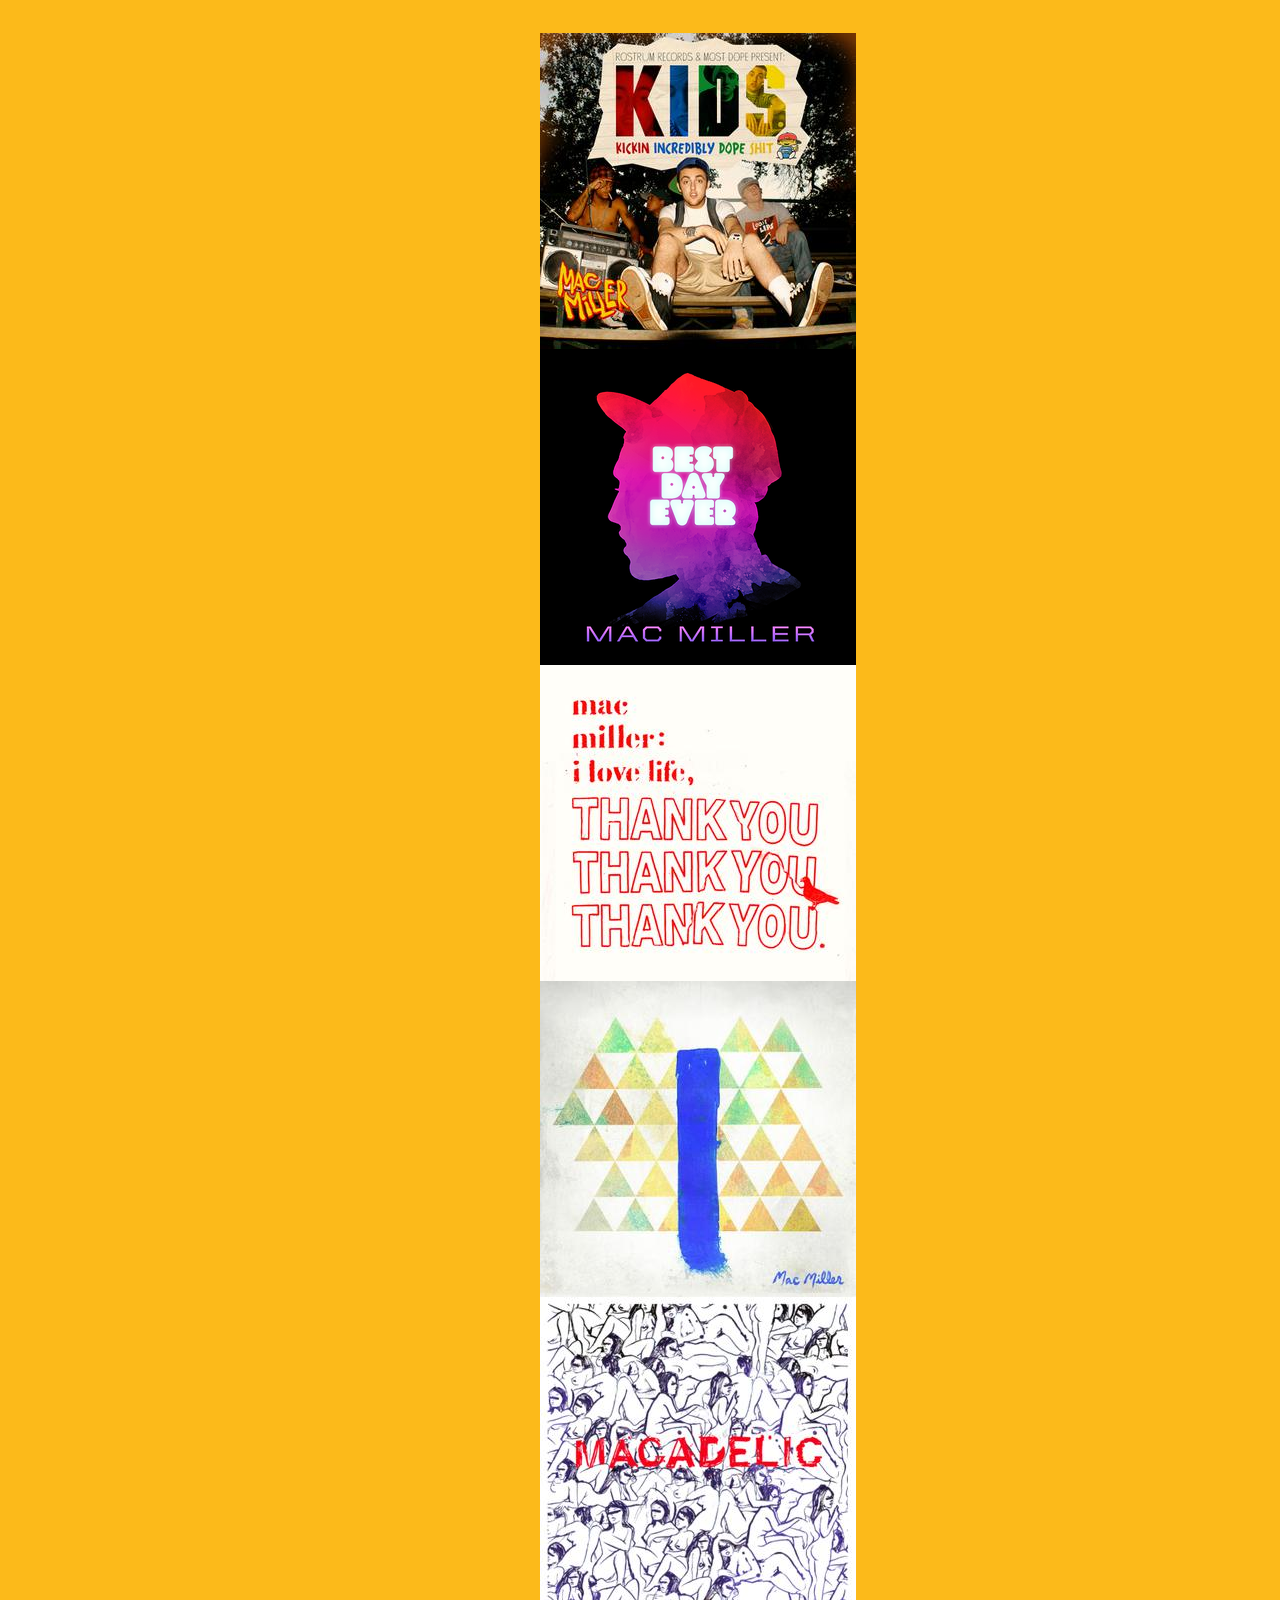
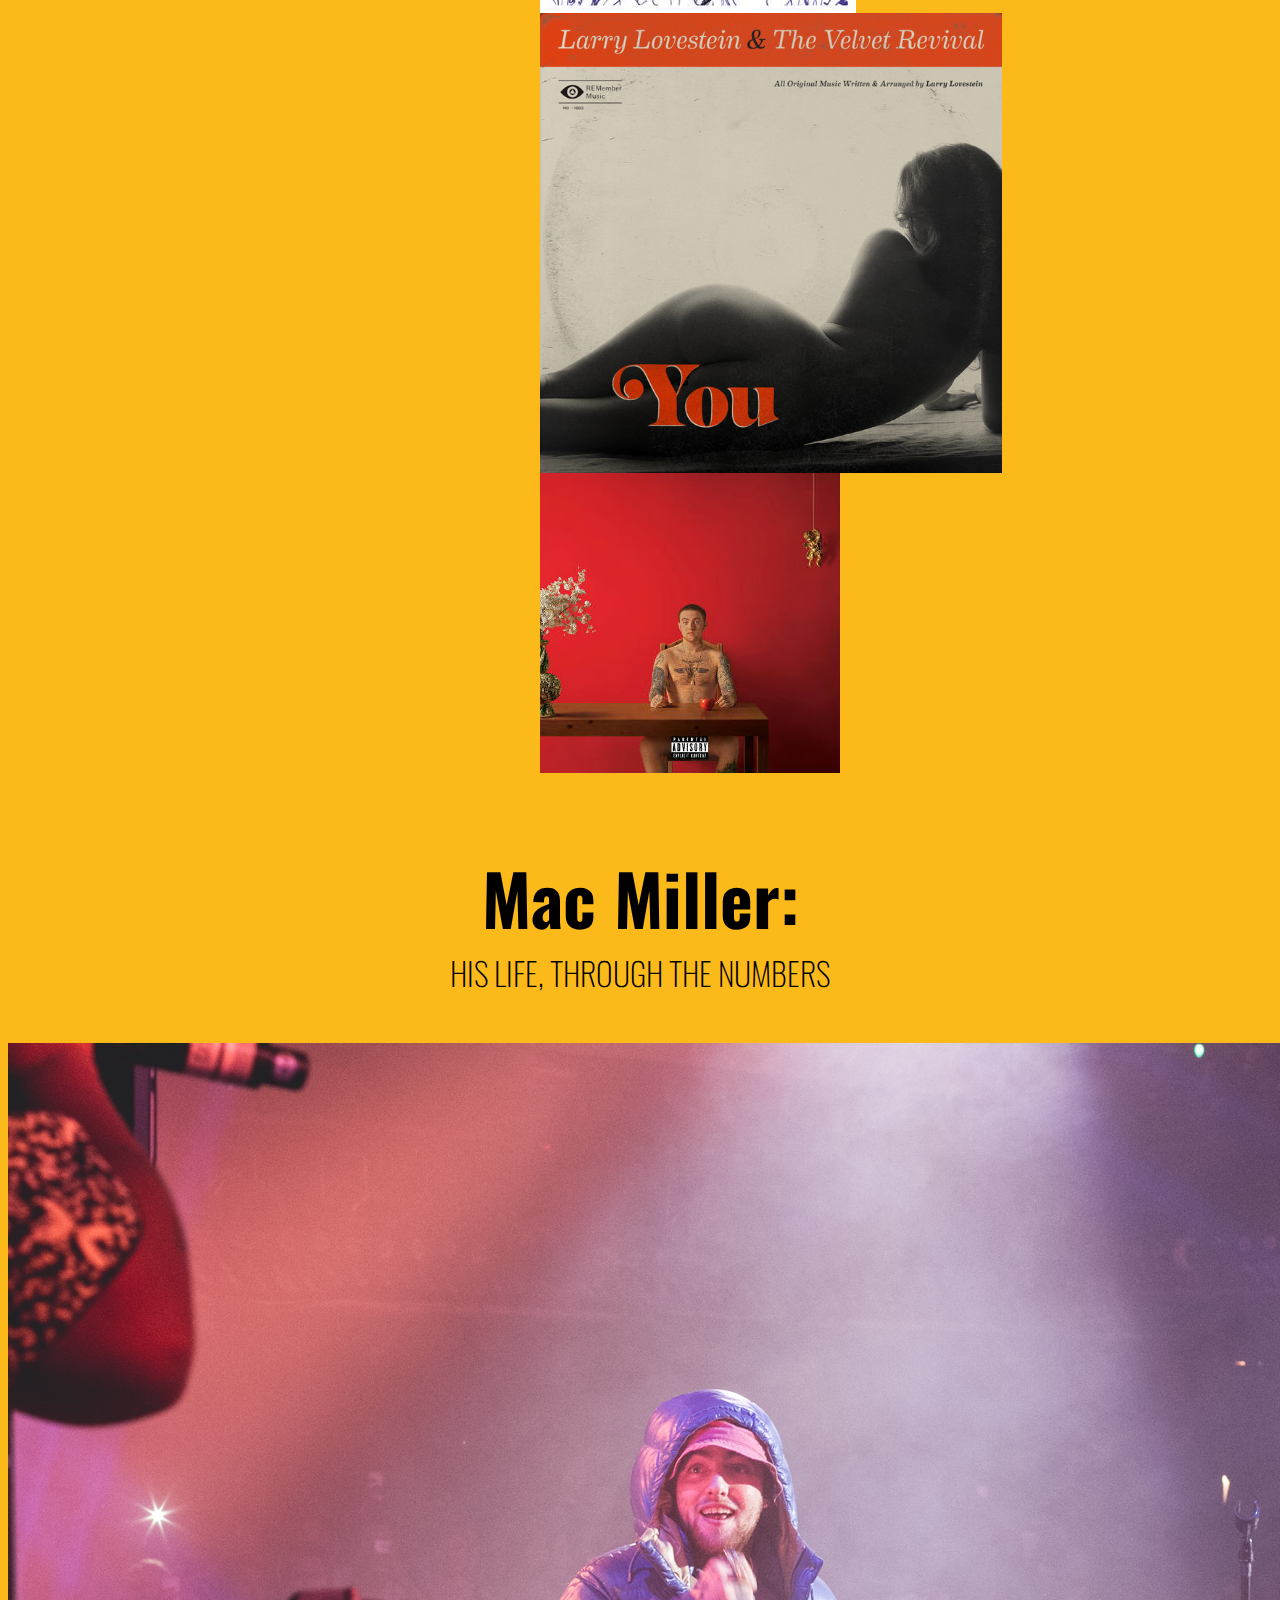
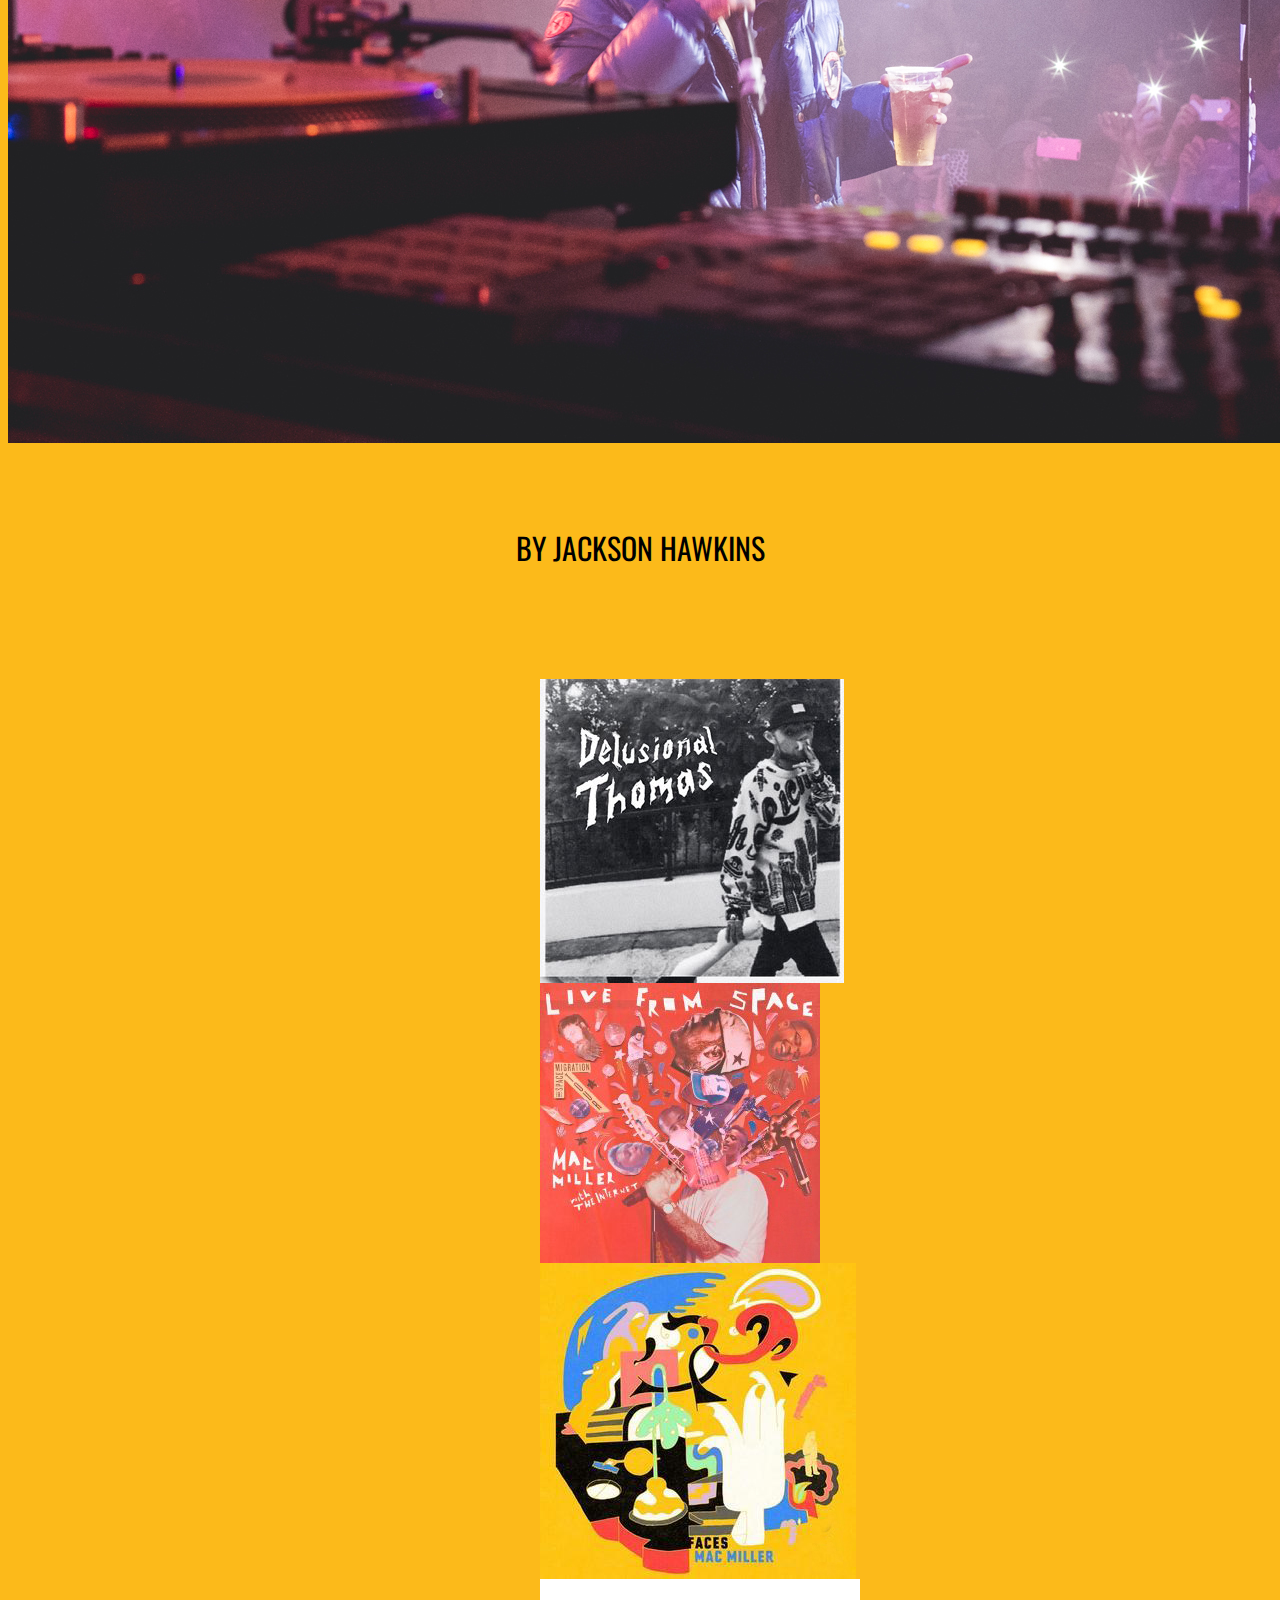
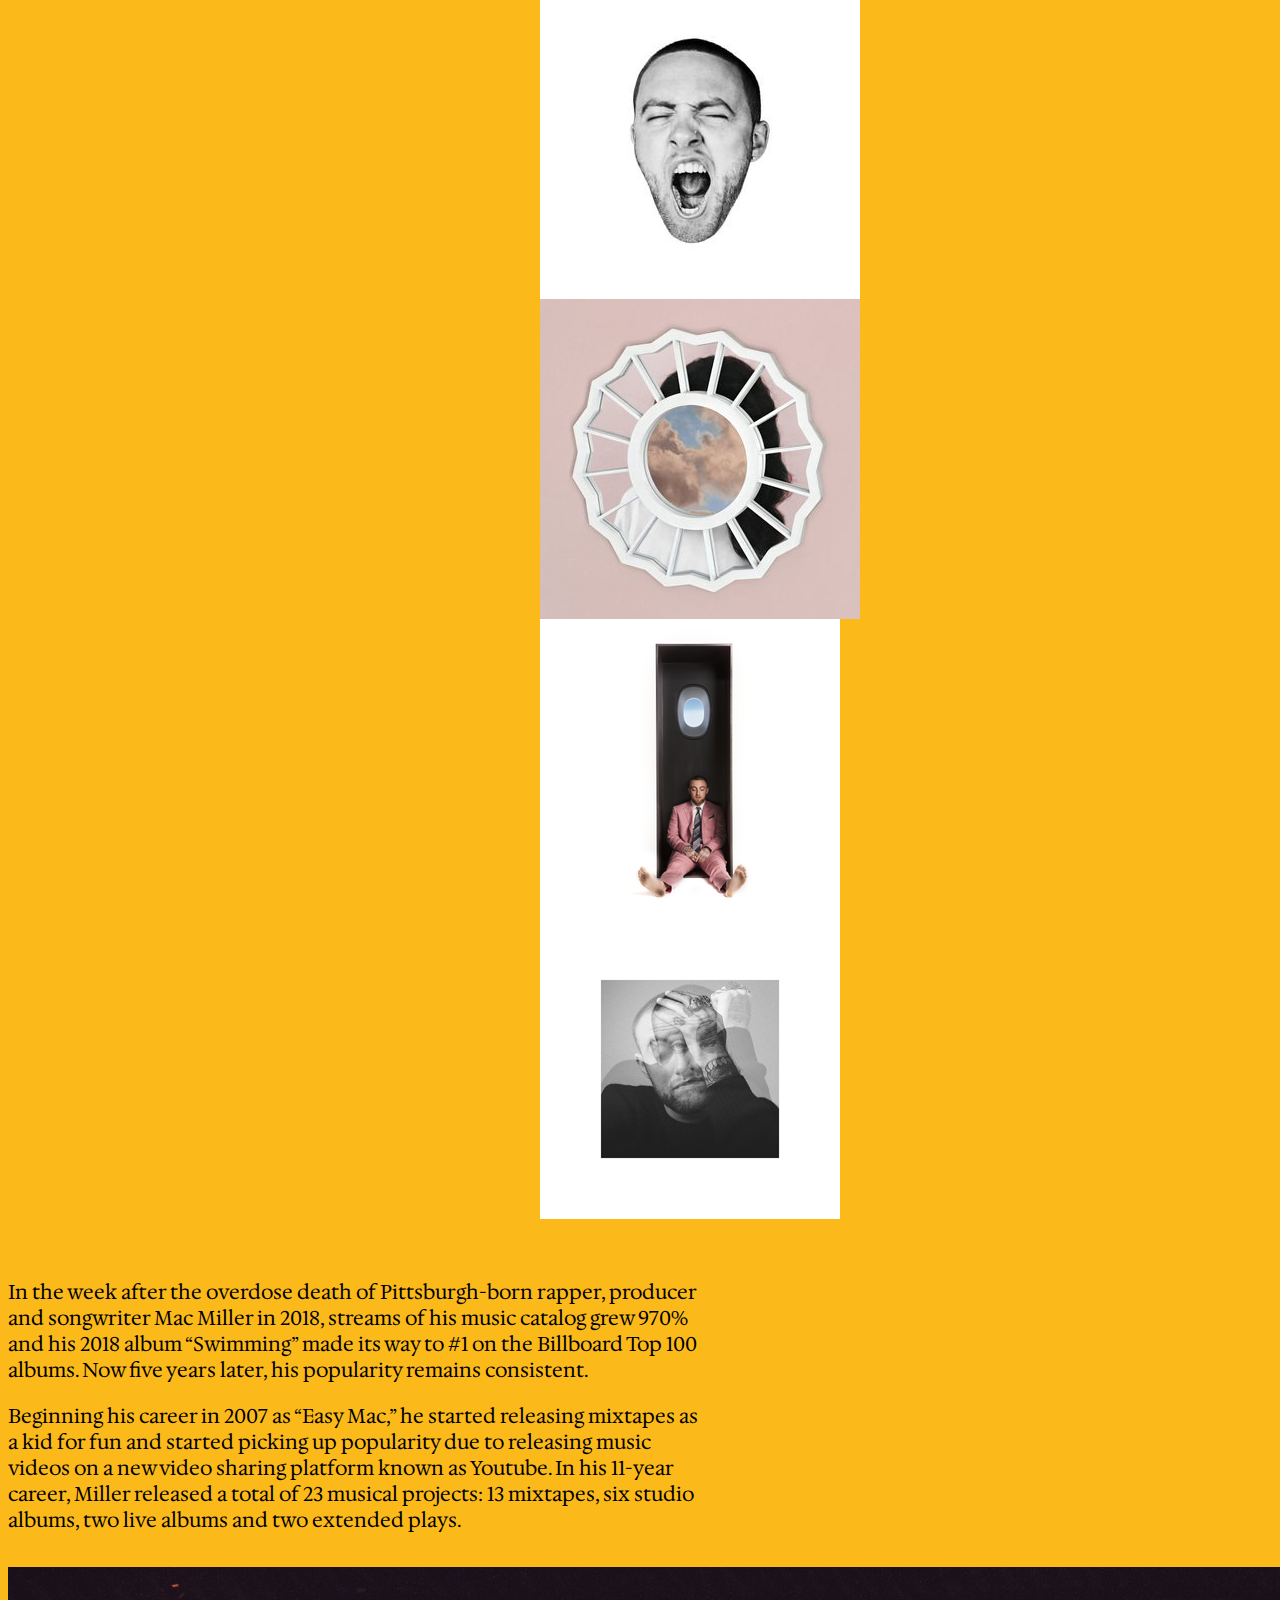
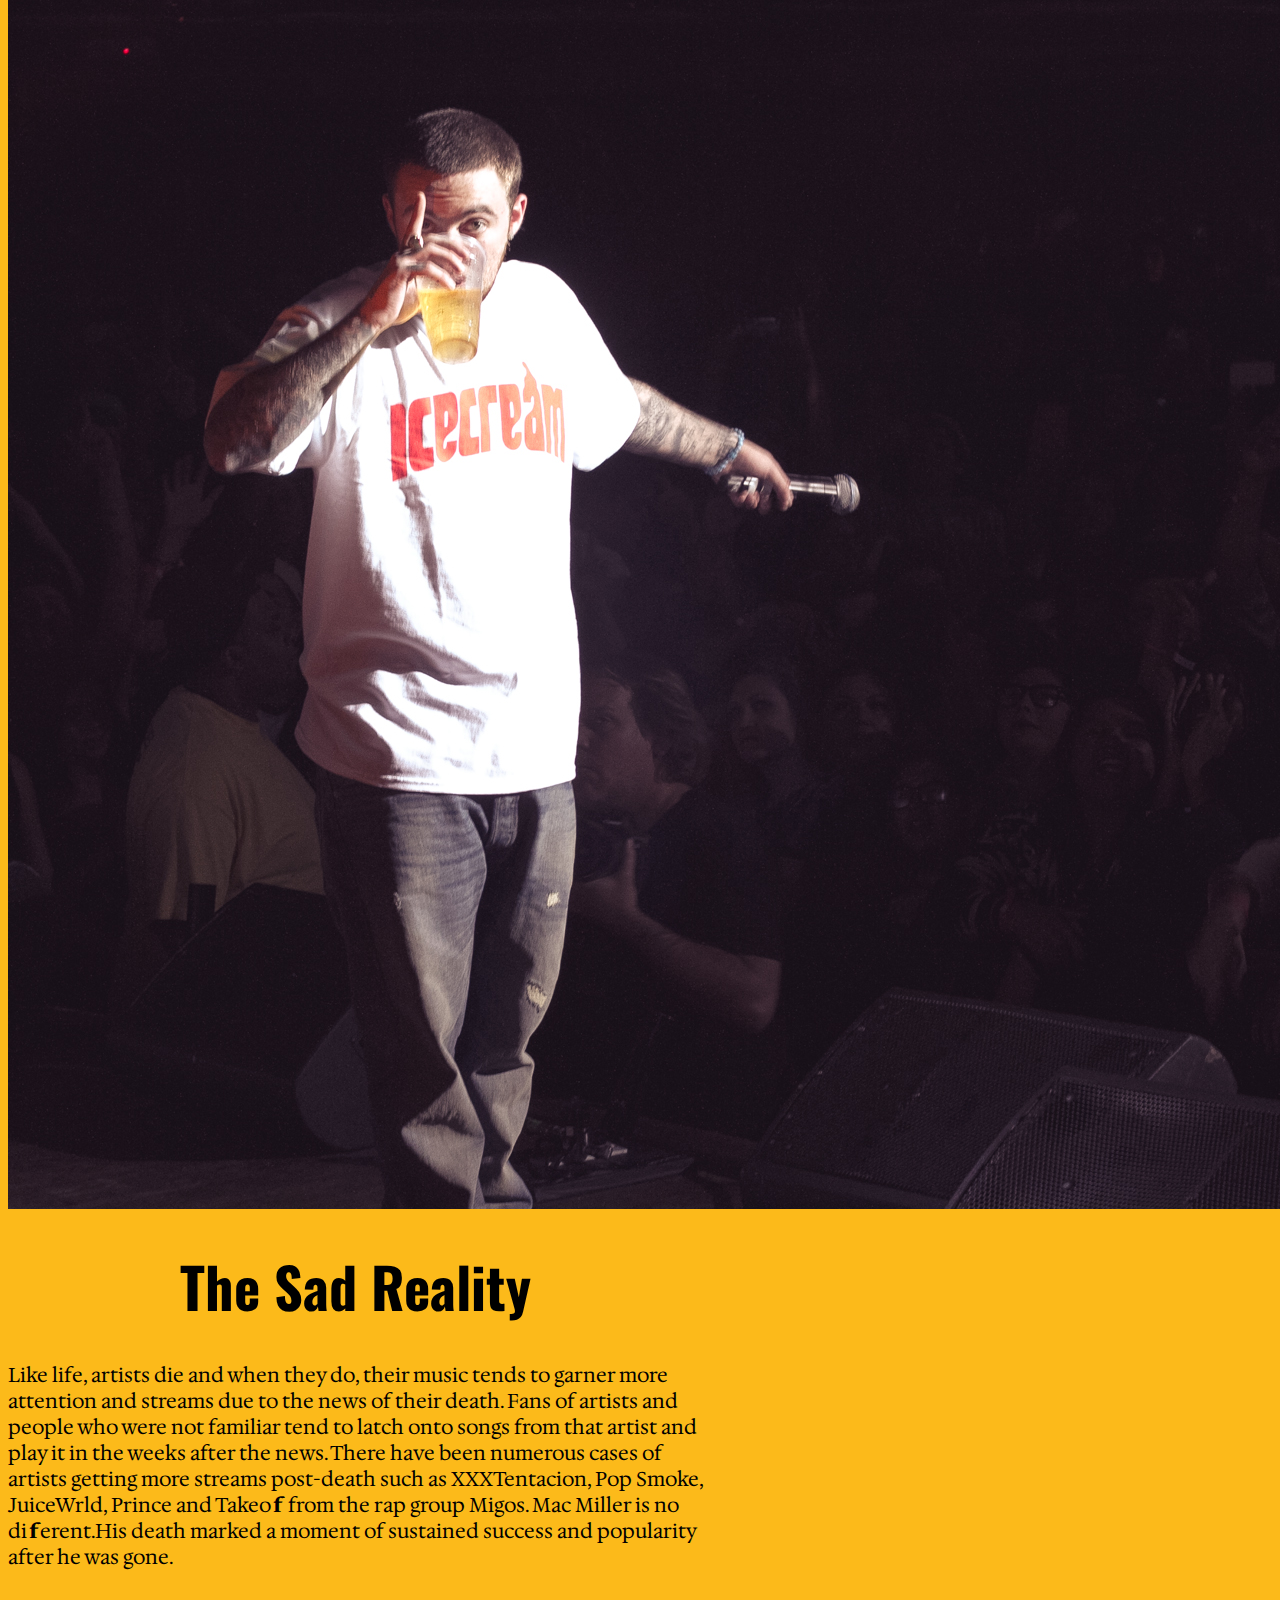
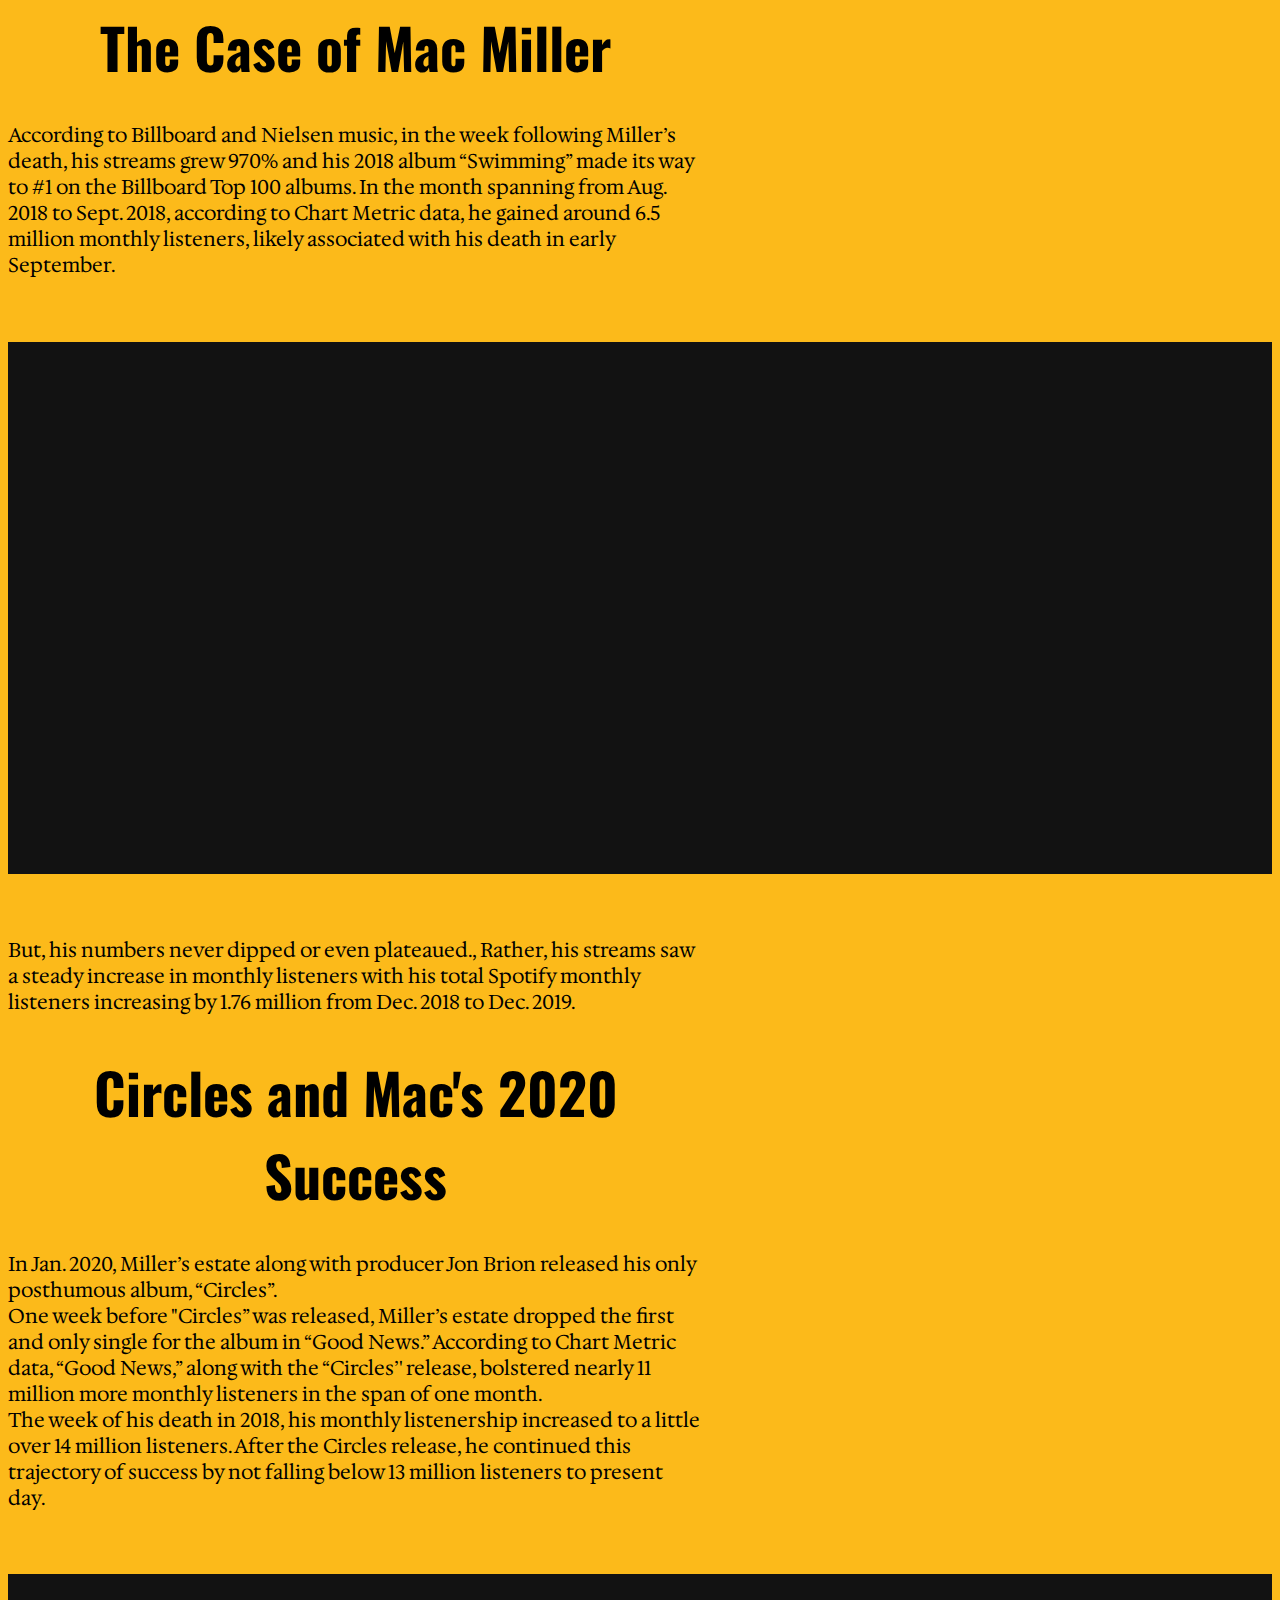
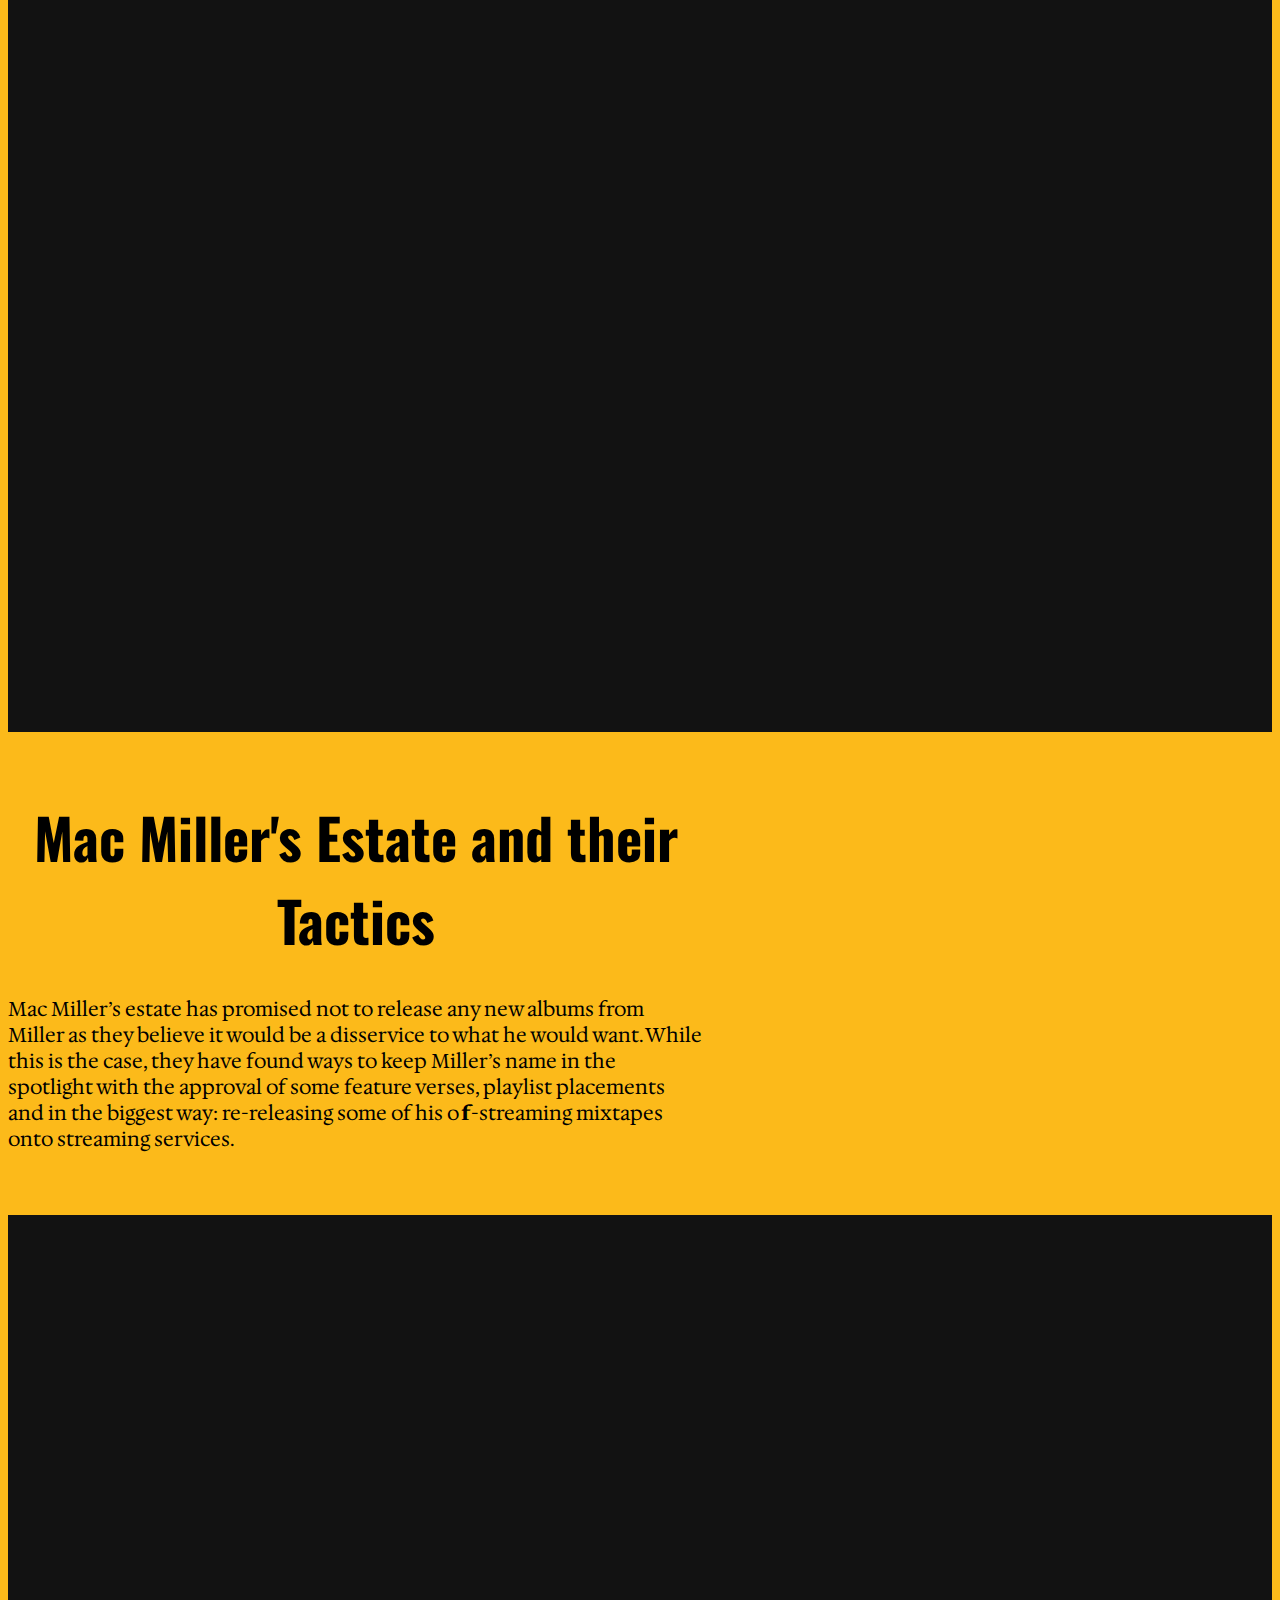
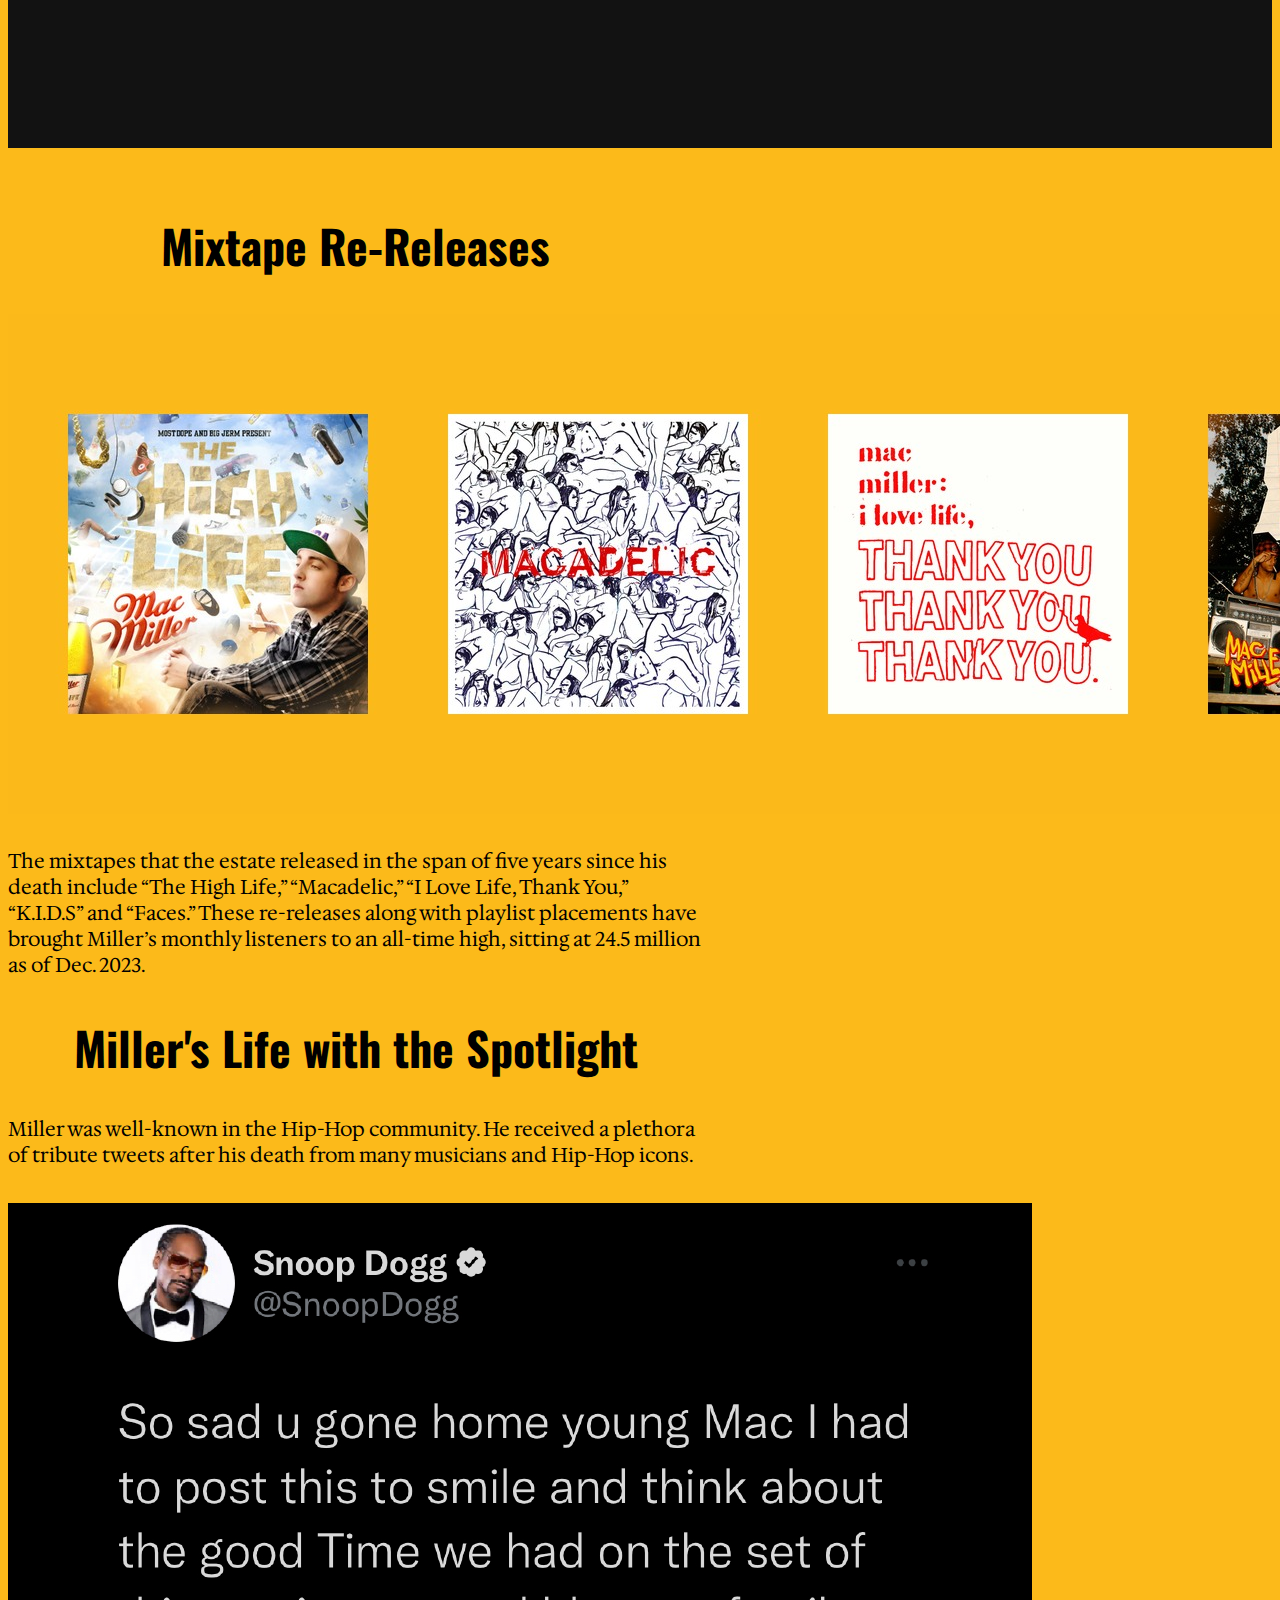
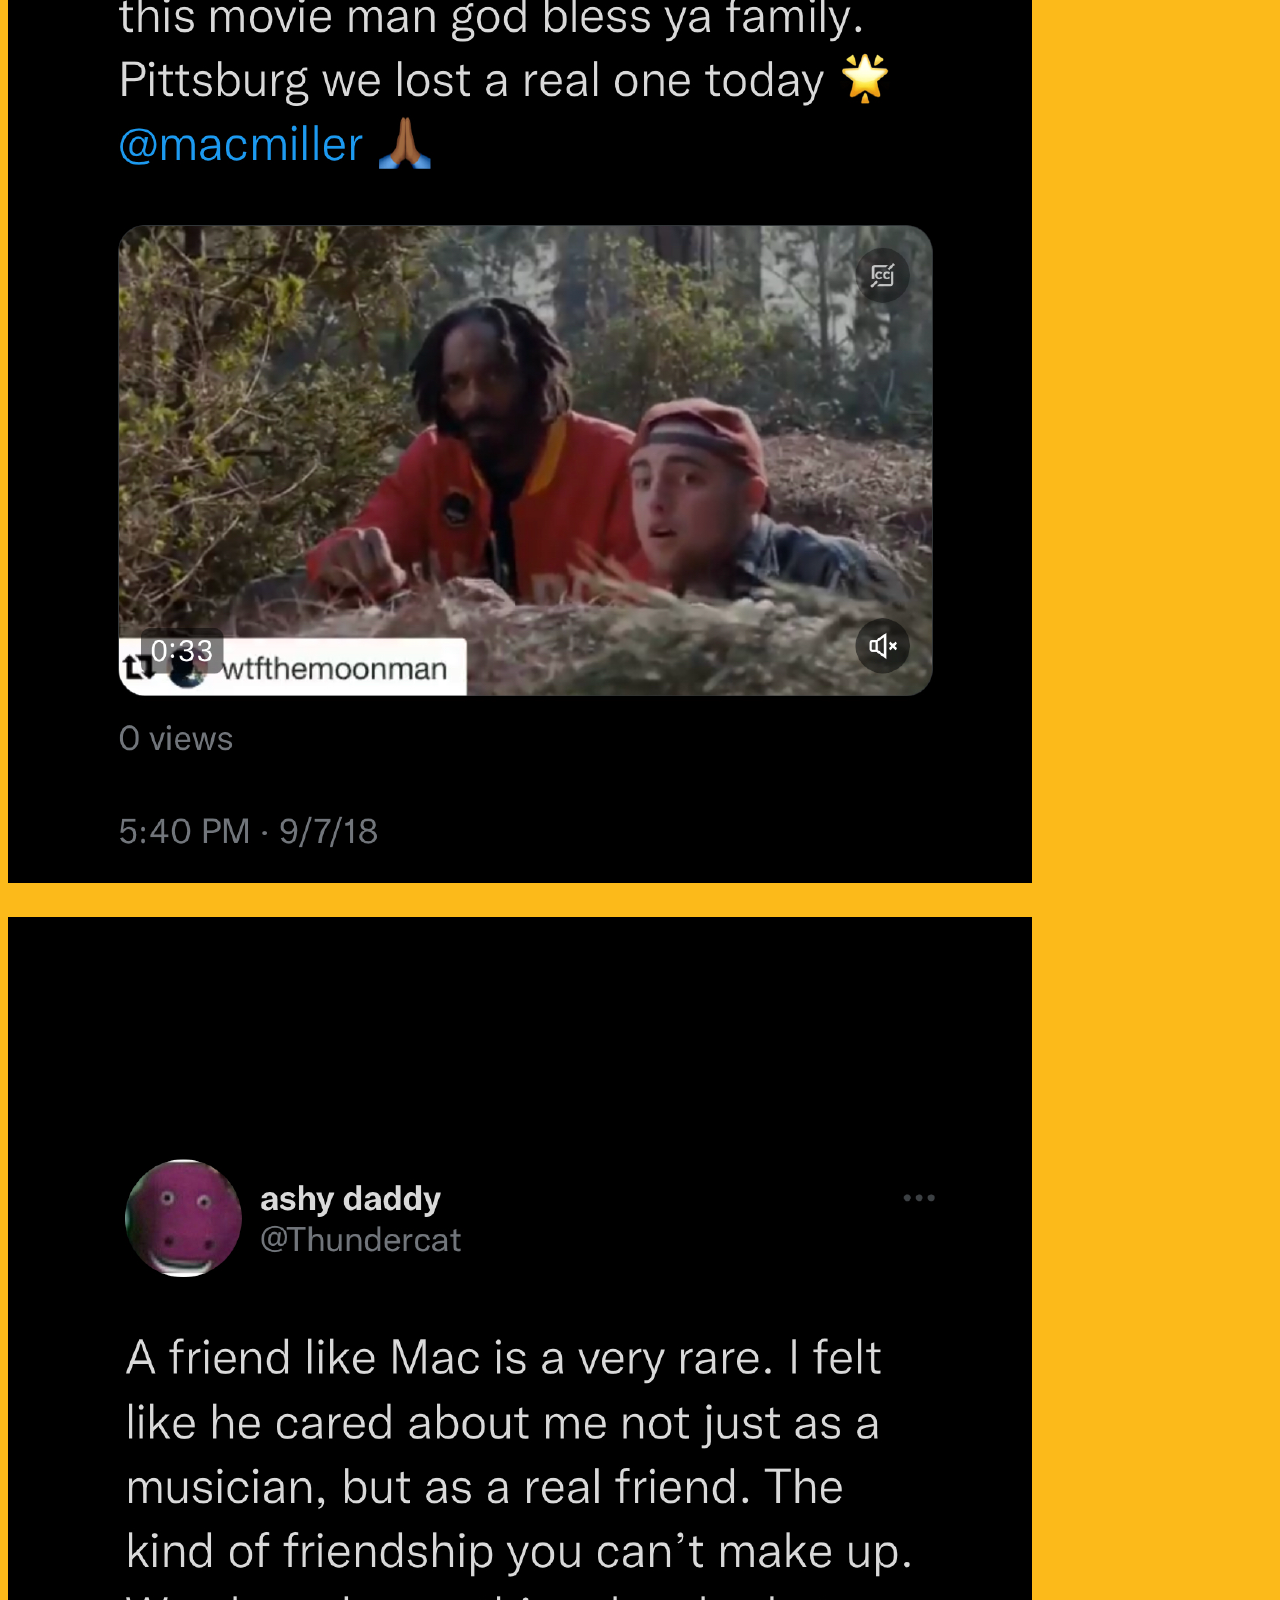
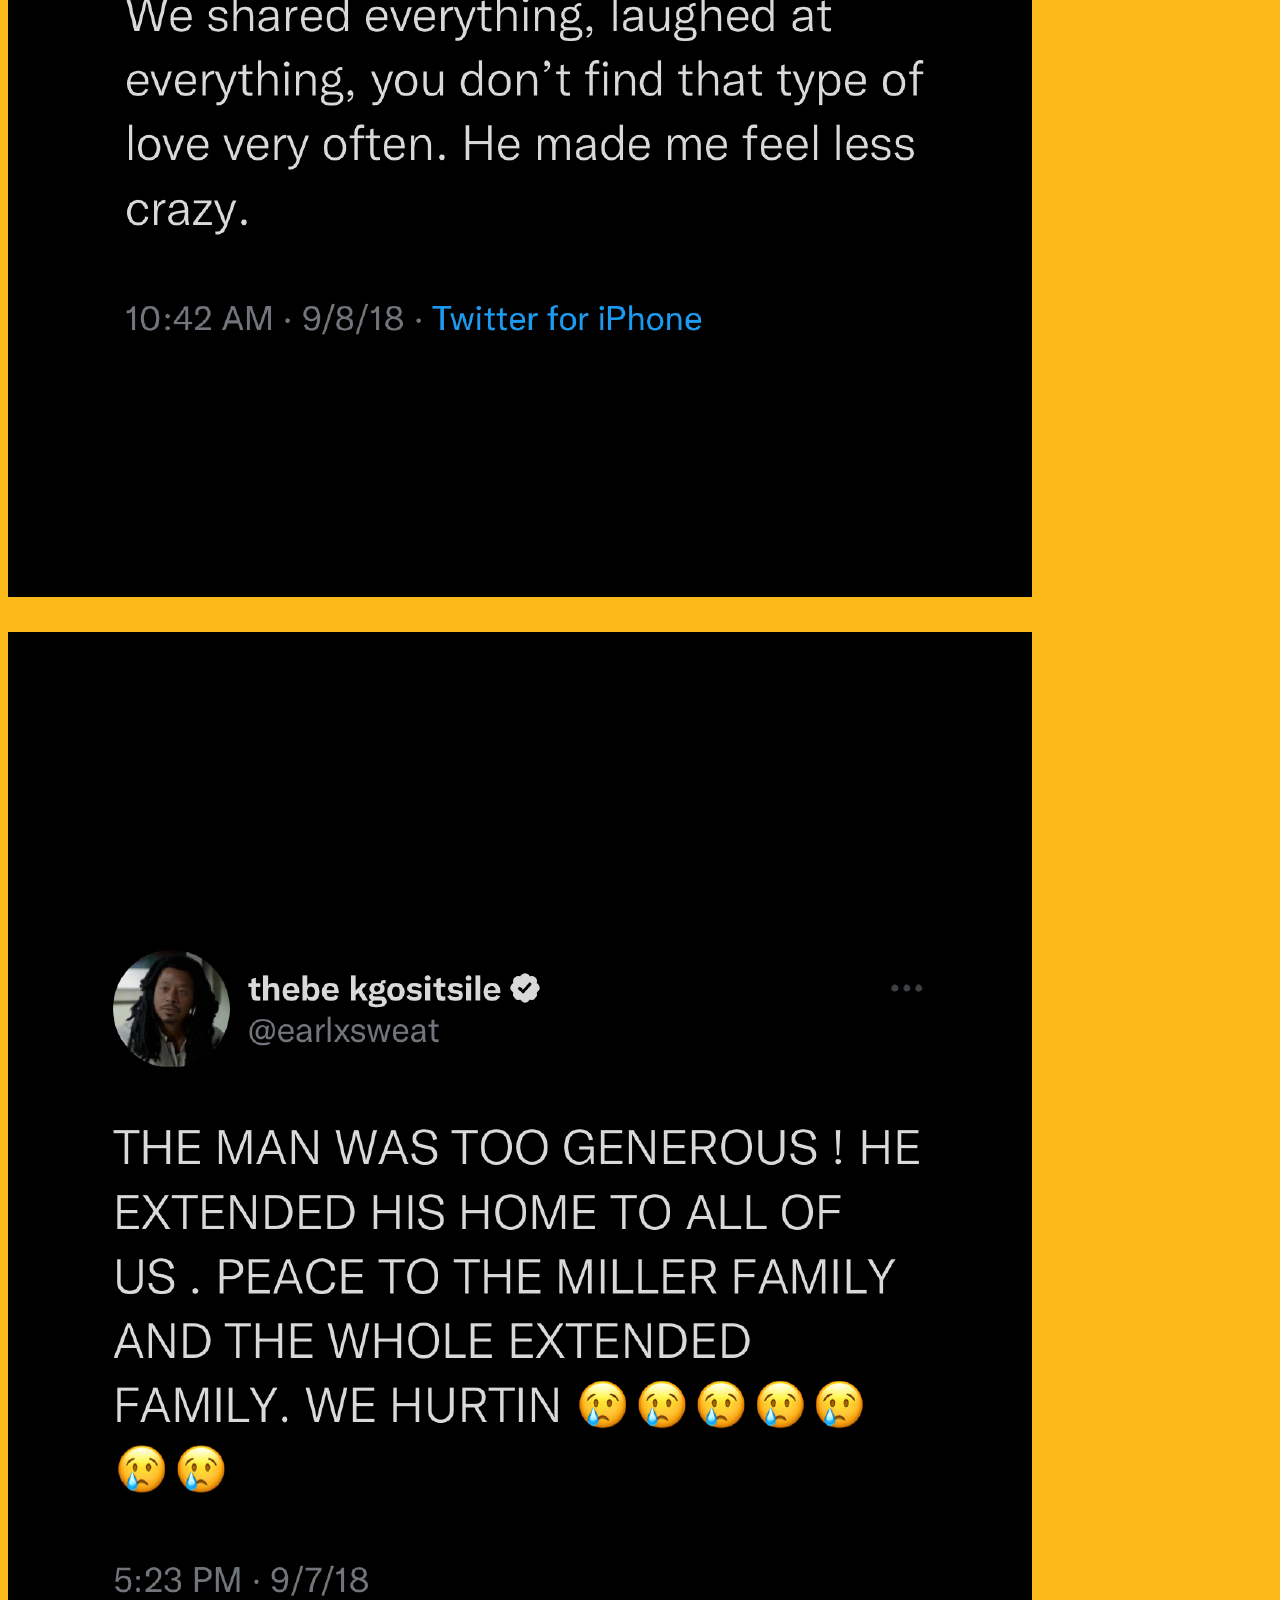
<file: final/index.html>
<!DOCTYPE html>
<html lang="en">

<head>
    <meta charset="UTF-8">
    <meta name="viewport" content="width=device-width, initial-scale=1.0">
    <meta http-equiv="X-UA-Compatible" content="ie=edge">
    <title> Mac Miller and his life through the Numbers </title>
    <meta name="In the week after the overdose death of Pittsburgh-born rapper, producer and songwriter Mac Miller in 2018, streams of his music catalog grew 970% and his 2018 album “Swimming” made its way to #1 on the Billboard Top 100 albums. Now five years later, his popularity remains consistent." content="Homepage">
    <!--css-->
    <link href="https://cdn.jsdelivr.net/npm/bootstrap@5.3.2/dist/css/bootstrap.min.css" rel="stylesheet"
        integrity="sha384-T3c6CoIi6uLrA9TneNEoa7RxnatzjcDSCmG1MXxSR1GAsXEV/Dwwykc2MPK8M2HN" crossorigin="anonymous">
    <link rel="preconnect" href="https://fonts.googleapis.com">
    <link rel="preconnect" href="https://fonts.gstatic.com" crossorigin>
    <link
        href="https://fonts.googleapis.com/css2?family=Hedvig+Letters+Serif&family=Oswald:wght@200;300;400;500;600;700&display=swap"
        rel="stylesheet">
    <link rel="stylesheet" href="css/final.css">
</head>
<body>
    <header>
        <div class="container-fluid">
            <div class="row align-items-center justify-content-center">
                <div class="col-sm-2 cover">
                    <img src="images/Cover/KIDS.jpg" alt="KIDS" class="img-fluid">
                    <img src="images/Cover/BDE.png" alt="BDE" class="img-fluid">
                    <img src="images/Cover/ILLTY.jpg" alt="ILLTY" class="img-fluid">
                    <img src="images/Cover/BSP.jpeg" alt="BSP" class="img-fluid">
                    <img src="images/Cover/Macadelic.jpg" alt="Macadelic" class="img-fluid">
                    <img src="images/Cover/you2.png" alt="You" class="img-fluid">
                    <img src="images/Cover/WMWTSO.jpeg" alt="WMWTSO" class="img-fluid">
                </div>
                <div class="col-md-8">
                    <h1> Mac Miller: <span>His Life, Through the Numbers</span> </h1>
                    <img src="images/Mac4.jpg" alt="mac smile" class="img-fluid header-main">
                    <p class="byline"> By Jackson Hawkins </p>
                </div>
                <div class="col-sm-2 cover">
                    <img src="images/Cover/Thomas.jpg" alt="Delusional Thomas" class="img-fluid">
                    <img src="images/Cover/Live.jpg" alt="Live from space" class="img-fluid">
                    <img src="images/Cover/Faces.jpg" alt="Faces" class="img-fluid">
                    <img src="images/Cover/goodamplz.jpeg" alt="Good AM" class="img-fluid">
                    <img src="images/Cover/TDF.png" alt="TDF" class="img-fluid">
                    <img src="images/Cover/swimming.png" alt="Swimming" class="img-fluid">
                    <img src="images/Cover/circles.png" alt="Circles" class="img-fluid">
                </div>
            </div>
        </div>
    </header>
    <main>
        <div class="container">
            <section>
                <p> In the week after the overdose death of Pittsburgh-born rapper, producer and songwriter Mac Miller in 2018, streams of his music catalog grew 970% and his 2018 album “Swimming” made its way to #1 on the Billboard Top 100 albums. Now five years later, his popularity remains consistent. </p>
                <p> Beginning his career in 2007 as “Easy Mac,” he started releasing mixtapes as a kid for fun and started picking up popularity due to releasing music videos on a new video sharing platform known as Youtube. In his 11-year career, Miller released a total of 23 musical projects: 13 mixtapes, six studio albums, two live albums and two extended plays. 
                </p>
                <img src="images/Mac6.jpg" alt="mac vibe" class="img-fluid">
            </section>
            <section>
                <h2> The Sad Reality </h2>
                <p> Like life, artists die and when they do, their music tends to garner more attention and streams due to the news of their death. Fans of artists and people who were not familiar tend to latch onto songs from that artist and play it in the weeks after the news.
                    There have been numerous cases of artists getting more streams post-death such as XXXTentacion, Pop Smoke, JuiceWrld, Prince and Takeoff from the rap group Migos. 
                    Mac Miller is no different.His death marked a moment of sustained success and popularity after he was gone.</p>
            </section>
            <section>
                <h2> The Case of Mac Miller</h2>
                <p> According to Billboard and Nielsen music, in the week following Miller’s death, his streams grew 970% and his 2018 album “Swimming” made its way to #1 on the Billboard Top 100 albums. In the month spanning from Aug. 2018 to Sept. 2018, according to Chart Metric data, he gained around 6.5 million monthly listeners, likely associated with his death in early September. </p>
            </section>
        </div>
        <div class="graphic">
            <iframe title="Mac Miller's Spotify Monthly Listeners from March 2018 to December 2023"
                aria-label="Interactive line chart" id="datawrapper-chart-yWMoX"
                src="https://datawrapper.dwcdn.net/yWMoX/11/" scrolling="no" frameborder="0"
                style="width: 0; min-width: 100% !important; border: none;" height="400" data-external="1"></iframe>
            <script type="text/javascript">!function () { "use strict"; window.addEventListener("message", (function (a) { if (void 0 !== a.data["datawrapper-height"]) { var e = document.querySelectorAll("iframe"); for (var t in a.data["datawrapper-height"]) for (var r = 0; r < e.length; r++)if (e[r].contentWindow === a.source) { var i = a.data["datawrapper-height"][t] + "px"; e[r].style.height = i } } })) }();
            </script>
        </div>
        <div class="container">
            <section>
                <p> But, his numbers never dipped or even plateaued., Rather, his streams saw a steady increase in monthly listeners  with  his total Spotify monthly listeners increasing by 1.76 million from Dec. 2018 to Dec. 2019. </p>
            </section>
            <section>
                <h2> Circles and Mac's 2020 Success </h2>
                <p> In Jan. 2020, Miller’s estate along with producer Jon Brion released his only posthumous album, “Circles”. <br>
                    One week before "Circles” was released, Miller’s estate dropped the first and only single for the album in “Good News.” According to Chart Metric data, “Good News,” along with the “Circles’' release, bolstered nearly 11 million more monthly listeners in the span of one month. 
                    <br> The week of his death in 2018, his monthly listenership increased to a little over 14 million listeners. After the Circles release, he continued this trajectory of success by not falling below 13 million listeners to present day.</p>
            </section>
        </div>
        <div class="graphic">
            <iframe title="Mac Miller's Spotify Monthly Listeners Change from March 2018 to December 2023"
                aria-label="Interactive line chart" id="datawrapper-chart-OiwmY"
                src="https://datawrapper.dwcdn.net/OiwmY/4/" scrolling="no" frameborder="0"
                style="width: 0; min-width: 100% !important; border: none;" height="626" data-external="1"></iframe>
            <script type="text/javascript">!function () { "use strict"; window.addEventListener("message", (function (a) { if (void 0 !== a.data["datawrapper-height"]) { var e = document.querySelectorAll("iframe"); for (var t in a.data["datawrapper-height"]) for (var r = 0; r < e.length; r++)if (e[r].contentWindow === a.source) { var i = a.data["datawrapper-height"][t] + "px"; e[r].style.height = i } } })) }();
            </script>
        </div>
        <div class="container">
            <section>
                <h2> Mac Miller's Estate and their Tactics </h2>
                <p>Mac Miller’s estate has promised not to release any new albums from Miller as they believe it would be a disservice to what he would want. While this is the case, they have found ways to keep Miller’s name in the spotlight with the approval of some feature verses, playlist placements and in the biggest way: re-releasing some of his off-streaming mixtapes onto streaming services.
                </p>
            </section>
        </div>
        <div class="graphic">
            <iframe
                title="Mac Miller's Total Playlist Reach and Editorial Playlist Reach from November 2017 to December 2023"
                aria-label="Interactive line chart" id="datawrapper-chart-BftZA"
                src="https://datawrapper.dwcdn.net/BftZA/4/" scrolling="no" frameborder="0"
                style="width: 0; min-width: 100% !important; border: none;" height="400" data-external="1"></iframe>
            <script type="text/javascript">!function () { "use strict"; window.addEventListener("message", (function (a) { if (void 0 !== a.data["datawrapper-height"]) { var e = document.querySelectorAll("iframe"); for (var t in a.data["datawrapper-height"]) for (var r = 0; r < e.length; r++)if (e[r].contentWindow === a.source) { var i = a.data["datawrapper-height"][t] + "px"; e[r].style.height = i } } })) }();
            </script>
        </div>
        <div class="container">
            <h3> Mixtape Re-Releases</h3>
            <img src="images/Macaroon.jpg" alt="mixtapes" class="img-fluid">
            <p> The mixtapes that the estate released in the span of five years since his death include “The High Life,” “Macadelic,” “I Love Life, Thank You,” “K.I.D.S” and “Faces.” These re-releases along with playlist placements have brought Miller’s monthly listeners to an all-time high, sitting at 24.5 million as of Dec. 2023. 
            </p>
            </section>
            <section>
                <h3> Miller's Life with the Spotlight </h3>
                <p> Miller was well-known in the Hip-Hop community. He received a plethora of tribute tweets after his
                    death from many musicians and Hip-Hop icons. </p>
                <div id="carouselExample" class="carousel slide">
                    <div class="carousel-inner">
                        <div class="carousel-item active">
                            <img src="images/Tweets/Snoop.png" class="d-block w-100" alt="...">
                        </div>
                        <div class="carousel-item">
                            <img src="images/Tweets/Thundercat.png" class="d-block w-100" alt="...">
                        </div>
                        <div class="carousel-item">
                            <img src="images/Tweets/Earl.png" class="d-block w-100" alt="...">
                        </div>
                        <div class="carousel-item">
                            <img src="images/Tweets/Quest.png" class="d-block w-100" alt="...">
                        </div>
                        <div class="carousel-item">
                            <img src="images/Tweets/Vince.png" class="d-block w-100" alt="...">
                        </div>
                        <div class="carousel-item">
                            <img src="images/Tweets/Missy.png" class="d-block w-100" alt="...">
                        </div>
                        <div class="carousel-item">
                            <img src="images/Tweets/Solange.png" class="d-block w-100" alt="...">
                        </div>
                        <div class="carousel-item">
                            <img src="images/Tweets/Blaze.png" class="d-block w-100" alt="...">
                        </div>
                        <div class="carousel-item">
                            <img src="images/Tweets/Juicy.png" class="d-block w-100" alt="...">
                        </div>
                        <div class="carousel-item">
                            <img src="images/Tweets/Wiz.png" class="d-block w-100" alt="...">
                        </div>
                        <div class="carousel-item">
                            <img src="images/Tweets/Push.png" class="d-block w-100" alt="...">
                        </div>
                        <div class="carousel-item">
                            <img src="images/Tweets/Future.png" class="d-block w-100" alt="...">
                        </div>
                        <div class="carousel-item">
                            <img src="images/Tweets/Rae.png" class="d-block w-100" alt="...">
                        </div>
                        <div class="carousel-item">
                            <img src="images/Tweets/Jiddy.png" class="d-block w-100" alt="...">
                        </div>
                        <div class="carousel-item">
                            <img src="images/Tweets/Chance.png" class="d-block w-100" alt="...">
                        </div>
                        <div class="carousel-item">
                            <img src="images/Tweets/Cole.png" class="d-block w-100" alt="...">
                        </div>
                    </div>
                    <button class="carousel-control-prev" type="button"> <data-bs-target="#carouselExample"
                            data-bs-slide="prev">
                            <span class="carousel-control-prev-icon" aria-hidden="true"></span>
                            <span class="visually-hidden">Previous</span>
                    </button>
                    <button class="carousel-control-next" type="button" data-bs-target="#carouselExample"
                        data-bs-slide="next">
                        <span class="carousel-control-next-icon" aria-hidden="true"></span>
                        <span class="visually-hidden"> Next</span>
                    </button>
                </div>
                <iframe width="100%" height="450" src="https://www.youtube.com/embed/3Lb0w5HzHJY?si=ZP-UGvg7avatL2Vh"
                    title="YouTube video player" frameborder="0"
                    allow="accelerometer; autoplay; clipboard-write; encrypted-media; gyroscope; picture-in-picture; web-share"
                    allowfullscreen></iframe>
                <img src="images/Concert.png" alt="tribute" class="img-fluid">
                <h5> From left: The Alchemist, Schoolboy Q, Earl Sweatshirt, Vince Staples, Anderson Paak, J.I.D, Action
                    Bronson, and Thundercat backstage at Mac Miller's Memorial Tribute Concert</h5>
                <p> Mac was even somewhat prevalant in popular culture, featuring on songs such as the 2013 Ariana
                    Grande track, “My Way.” He later dated  Grande  from Aug. 2016 to May. 2018, putting him in the spotlight, yet even that did not apply to the increase in music popularity that his death did.
                </p>
                <img src="images/Ariana.jpg" alt=ArianaGrande class="img-fluid">
            </section>
            <section>
                <h2> The Bottom Line </h2>
                <p> While people die and the music lasts forever, it often cannot take back the pain that family and fans of Miller felt when he passed away. The music can ease the pain and help mask it, but his estate and fans should rest easy knowing that Miller’s numbers will continue to stay high and that more people will find and appreciate Mac Miller every day. 
                    Rest in Peace Mac Miller; <b> the most dope.</b>
                     </p>
            </section>
        </div>
    </main>
    <footer> <a class="nav-link" href="https://github.com/jacksonhawkins/umd-jour352"> <b> All work created and
                researched by Jackson Hawkins</a> </b> Senior Journalism major in the Merill College of Journalism
    </footer>
    <script src="https://cdn.jsdelivr.net/npm/@popperjs/core@2.11.8/dist/umd/popper.min.js"
        integrity="sha384-I7E8VVD/ismYTF4hNIPjVp/Zjvgyol6VFvRkX/vR+Vc4jQkC+hVqc2pM8ODewa9r"
        crossorigin="anonymous"></script>
    <script src="https://cdn.jsdelivr.net/npm/bootstrap@5.3.2/dist/js/bootstrap.min.js"
        integrity="sha384-BBtl+eGJRgqQAUMxJ7pMwbEyER4l1g+O15P+16Ep7Q9Q+zqX6gSbd85u4mG4QzX+"
        crossorigin="anonymous"> </script>
</body>
</html>
</file>
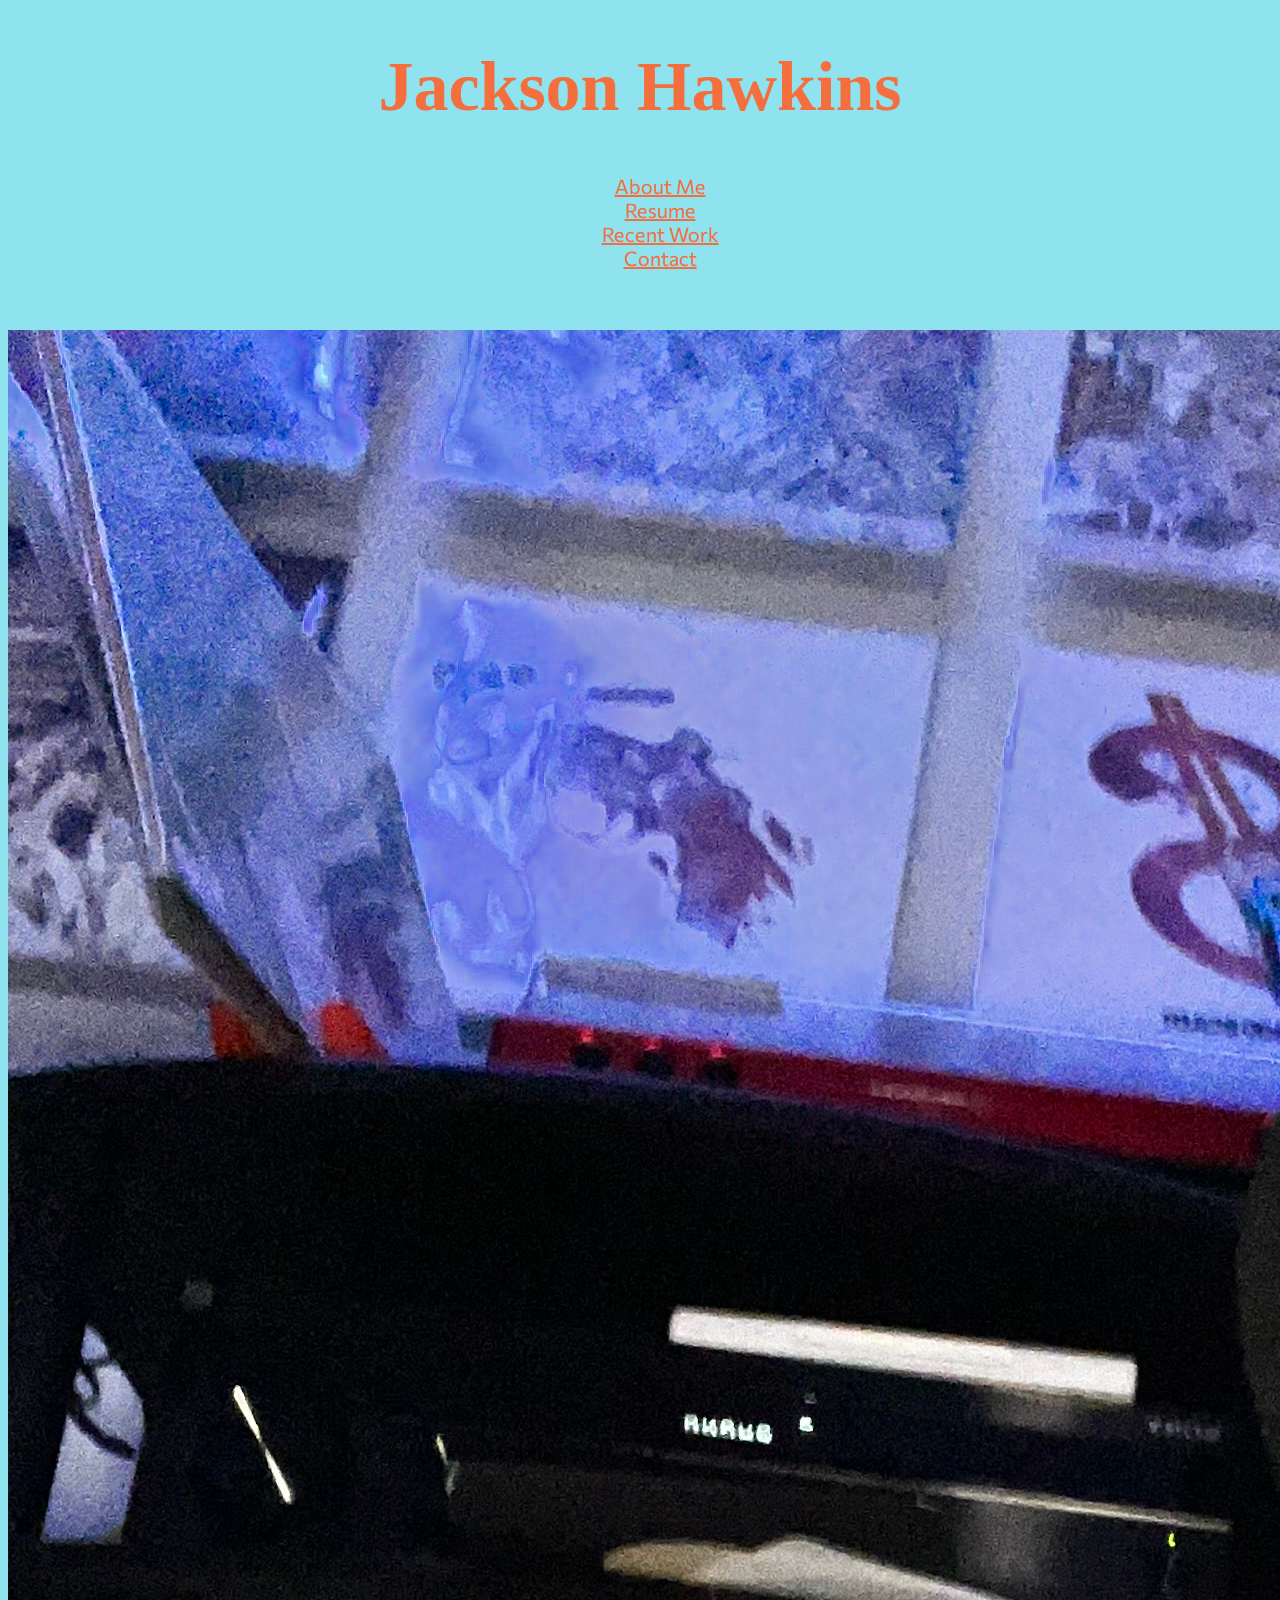
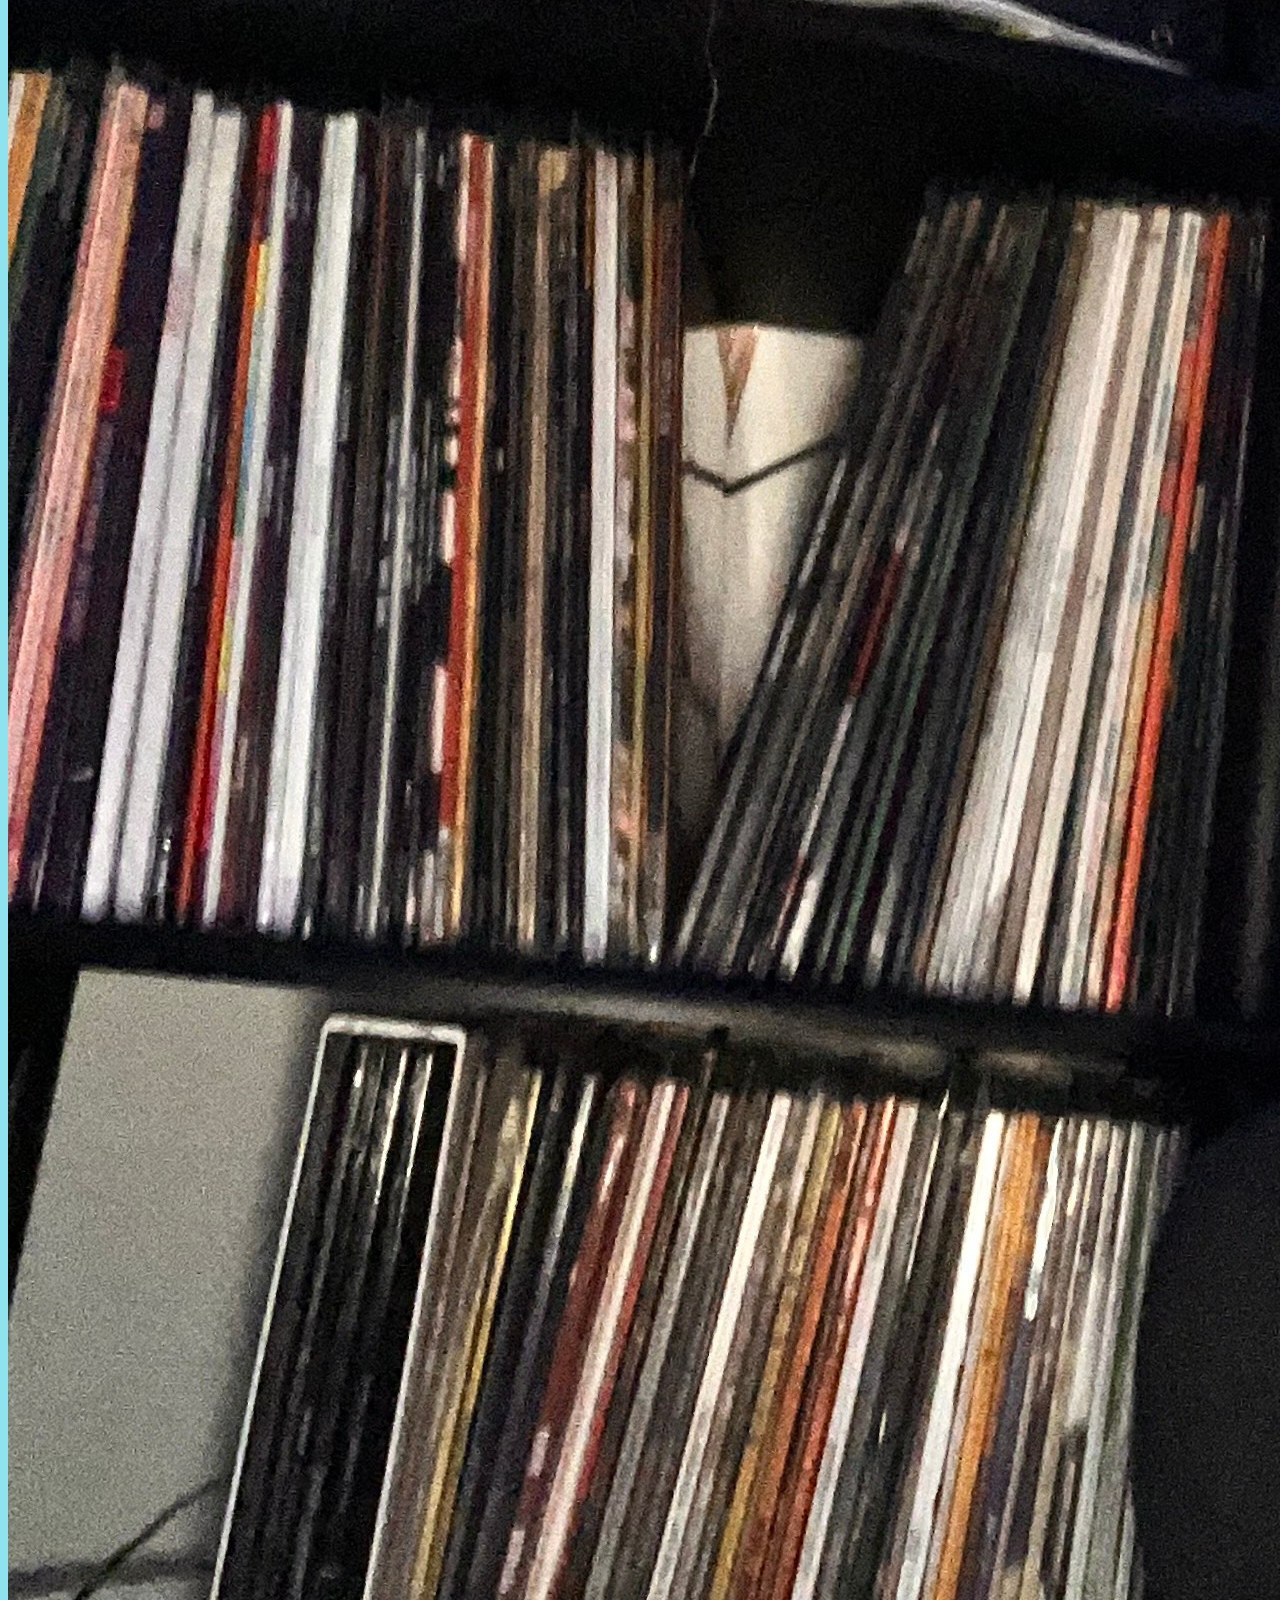
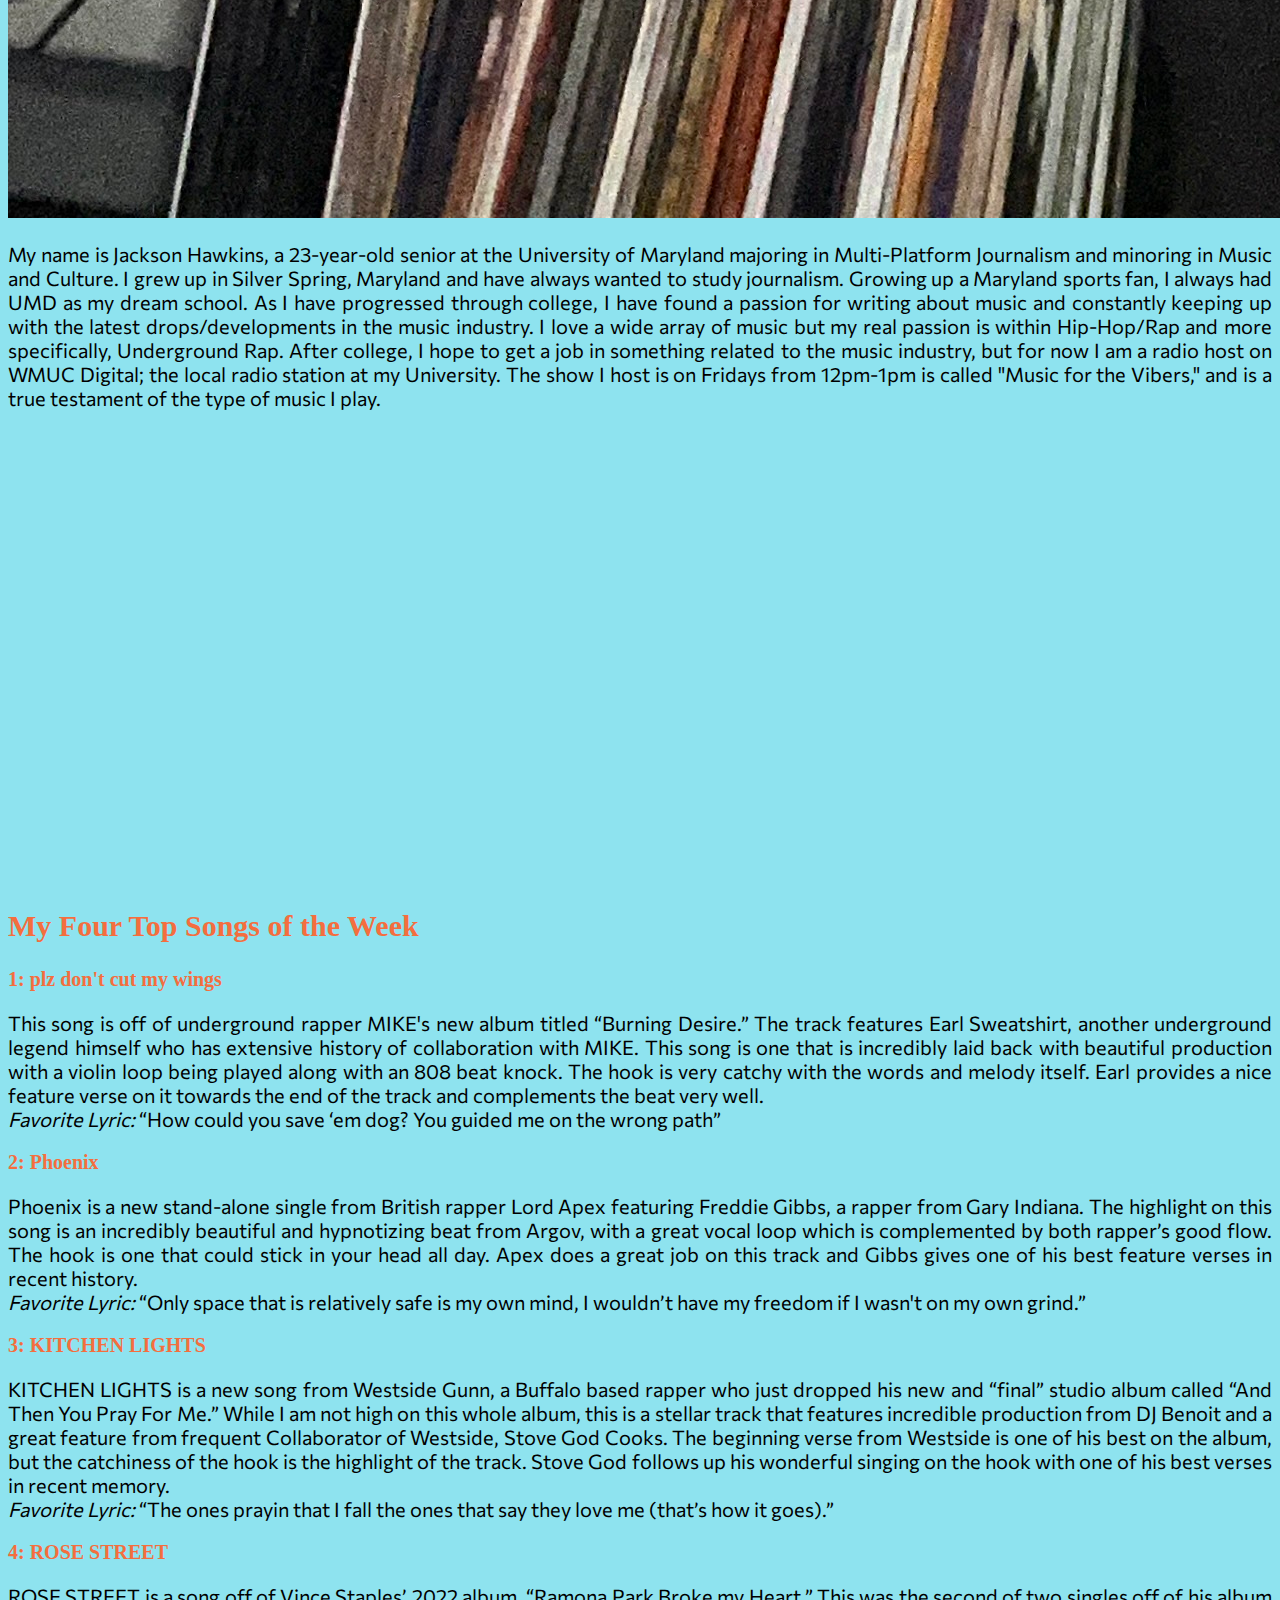
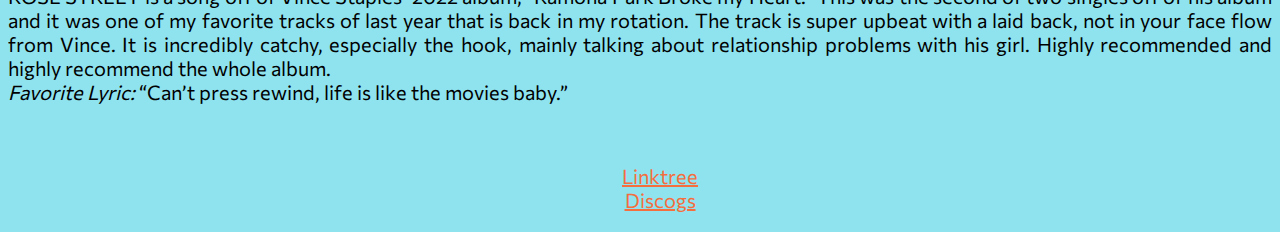
<file: Portfolio/index.html>
<!DOCTYPE html>
<html lang="en">
<head>
    <meta charset="UTF-8">
    <meta name="viewport" content="width=device-width, initial-scale=1.0">
    <meta http-equiv="X-UA-Compatible" content="ie=edge">
    <title> Homepage </title>
    <meta name="description" content="Homepage">
    <!--css-->
    <link href="https://cdn.jsdelivr.net/npm/bootstrap@5.3.2/dist/css/bootstrap.min.css" rel="stylesheet" integrity="sha384-T3c6CoIi6uLrA9TneNEoa7RxnatzjcDSCmG1MXxSR1GAsXEV/Dwwykc2MPK8M2HN" crossorigin="anonymous">
<link rel="preconnect" href="https://fonts.googleapis.com">
<link rel="preconnect" href="https://fonts.gstatic.com" crossorigin>
<link href="https://fonts.googleapis.com/css2?family=Commissioner&display=swap" rel="stylesheet">
<link href="https://fonts.googleapis.com/css2?family=Alegreya:wght@900&family=Montserrat:wght@900&family=Poiret+One&family=Rozha+One&family=STIX+Two+Text&family=Six+Caps&display=swap" rel="stylesheet">
    <link rel="stylesheet" href="css/portfolio.css">
</head>
<body>
    <header> 
    <div class="row justify-content-center">
        <div class="offset-xl-4 col-lg-8">
        <h1> Jackson Hawkins</h1>
            <ul class="nav justify-content-center"> 
                <li class="nav-item"> 
                   <a class="nav-link active" aria-current="page" href="/About me/"> About Me</a> </li>
               <li class="nav-item">
               <a class="nav-link" href="/Resume/"> Resume </a> </li>
               <li class="nav-item">
                   <a class="nav-link" href="/Recent work/"> Recent Work </a></li>
                <li class="nav-item"> 
                    <a class="nav-link active" aria-current="page" href="Contact/"> Contact </a> </li>
                </ul>
                </div>
    </div>
        </header>
        <main class="homepage"> 
        <div class="container"> 
        <div class="row align-items-center"> 
            <div class="col-lg-4"> 
            <img src="Images/JacksonSmile.jpg" alt="smile" class="img-fluid"> 
         </div>
         <div class="col-lg-8">
        <p> My name is Jackson Hawkins, a 23-year-old senior at the University of Maryland  majoring in Multi-Platform Journalism and minoring in Music and Culture. I grew up in Silver Spring, Maryland and have always wanted to study journalism. Growing up a Maryland sports fan, I always had UMD as my dream school. As I have progressed through college, I have found a passion for writing about music and constantly keeping up with the latest drops/developments in the music industry. I love a wide array of music but my real passion is within Hip-Hop/Rap and more specifically, Underground Rap. After college, I hope to get a job in something related to the music industry, but for now I am a radio host on WMUC Digital; the local radio station at my University. The show I host is on Fridays from 12pm-1pm is called "Music for the Vibers," and is a true testament of the type of music I play. </p>
        </div>
        </div>
        <div class="row"> 
        <div class="col-lg-4">
            <iframe style="border-radius:12px" src="https://open.spotify.com/embed/playlist/5OCn7qi4KvceKLY6ohFC6D?utm_source=generator&theme=0" width="100%" height="450" frameBorder="0" allowfullscreen="" allow="autoplay; clipboard-write; encrypted-media; fullscreen; picture-in-picture" loading="lazy"></iframe>
        </div>
        <div class="col-lg-8">
           <h2> My Four Top Songs of the Week </h2> 
        <p class="song"> 1: plz don't cut my wings  
                    <p>This song is off of underground rapper MIKE's new album titled “Burning Desire.” The track features Earl Sweatshirt, another underground legend himself who has extensive history of collaboration with MIKE. This song is one that is incredibly laid back with beautiful production with a violin loop being played along with an 808 beat knock. The hook is very catchy with the words and melody itself. Earl provides a nice feature verse on it towards the end of the track and complements the beat very well.
                    <br> <i> Favorite Lyric:</i> “How could you save ‘em dog? You guided me on the wrong path”
                         </p> 
        <p class="song"> 2: Phoenix  
                    <p> Phoenix is a new stand-alone single from British rapper Lord Apex featuring Freddie Gibbs, a rapper from Gary Indiana. The highlight on this song is an incredibly beautiful and hypnotizing beat from Argov, with a great vocal loop which is complemented by both rapper’s good flow. The hook is one that could stick in your head all day. Apex does a great job on this track and Gibbs gives one of his best feature verses in recent history.
                    <br> <i> Favorite Lyric:</i> “Only space that is relatively safe is my own mind, I wouldn’t have my freedom if I wasn't on my own grind.”
                         </p>  
        <p class="song"> 3: KITCHEN LIGHTS 
                     <p> KITCHEN LIGHTS is a new song from Westside Gunn, a Buffalo based rapper who just dropped his new and “final” studio album called “And Then You Pray For Me.” While I am not high on this whole album, this is a stellar track that features incredible production from DJ Benoit and a great feature from frequent Collaborator of Westside, Stove God Cooks. The beginning verse from Westside is one of his best on the album, but the catchiness of the hook is the highlight of the track. Stove God follows up his wonderful singing on the hook with one of his best verses in recent memory.
                    <br> <i> Favorite Lyric:</i> “The ones prayin that I fall the ones that say they love me (that’s how it goes).” 
                         </p> 
        <p class="song"> 4: ROSE STREET   
                 <p> ROSE STREET is a song off of Vince Staples’ 2022 album, “Ramona Park Broke my Heart.” This was the second of two singles off of his album and it was one of my favorite tracks of last year that is back in my rotation. The track is super upbeat with a laid back, not in your face flow from Vince. It is incredibly catchy, especially the hook, mainly talking about relationship problems with his girl. Highly recommended and highly recommend the whole album.
                    <br>
                <i> Favorite Lyric:</i> “Can’t press rewind, life is like the movies baby.”
                     </p>
        </div>
        </main>    
        </div>
        </div>
        </div>
        <footer> 
            <ul class="nav justify-content-end"> 
               <li class="nav-item">
               <a class="nav-link" href="https://linktr.ee/_jhawkins"> Linktree </a> </li>
               <li class="nav-item">
                   <a class="nav-link" href="https://www.discogs.com/user/jhawk00"> Discogs </a></li> 
        </footer>
    <script src="https://cdn.jsdelivr.net/npm/@popperjs/core@2.11.8/dist/umd/popper.min.js" integrity="sha384-I7E8VVD/ismYTF4hNIPjVp/Zjvgyol6VFvRkX/vR+Vc4jQkC+hVqc2pM8ODewa9r" crossorigin="anonymous"></script>
    <script src="https://cdn.jsdelivr.net/npm/bootstrap@5.3.2/dist/js/bootstrap.min.js" integrity="sha384-BBtl+eGJRgqQAUMxJ7pMwbEyER4l1g+O15P+16Ep7Q9Q+zqX6gSbd85u4mG4QzX+" crossorigin="anonymous"> </script>
</body>
</html>
</file>
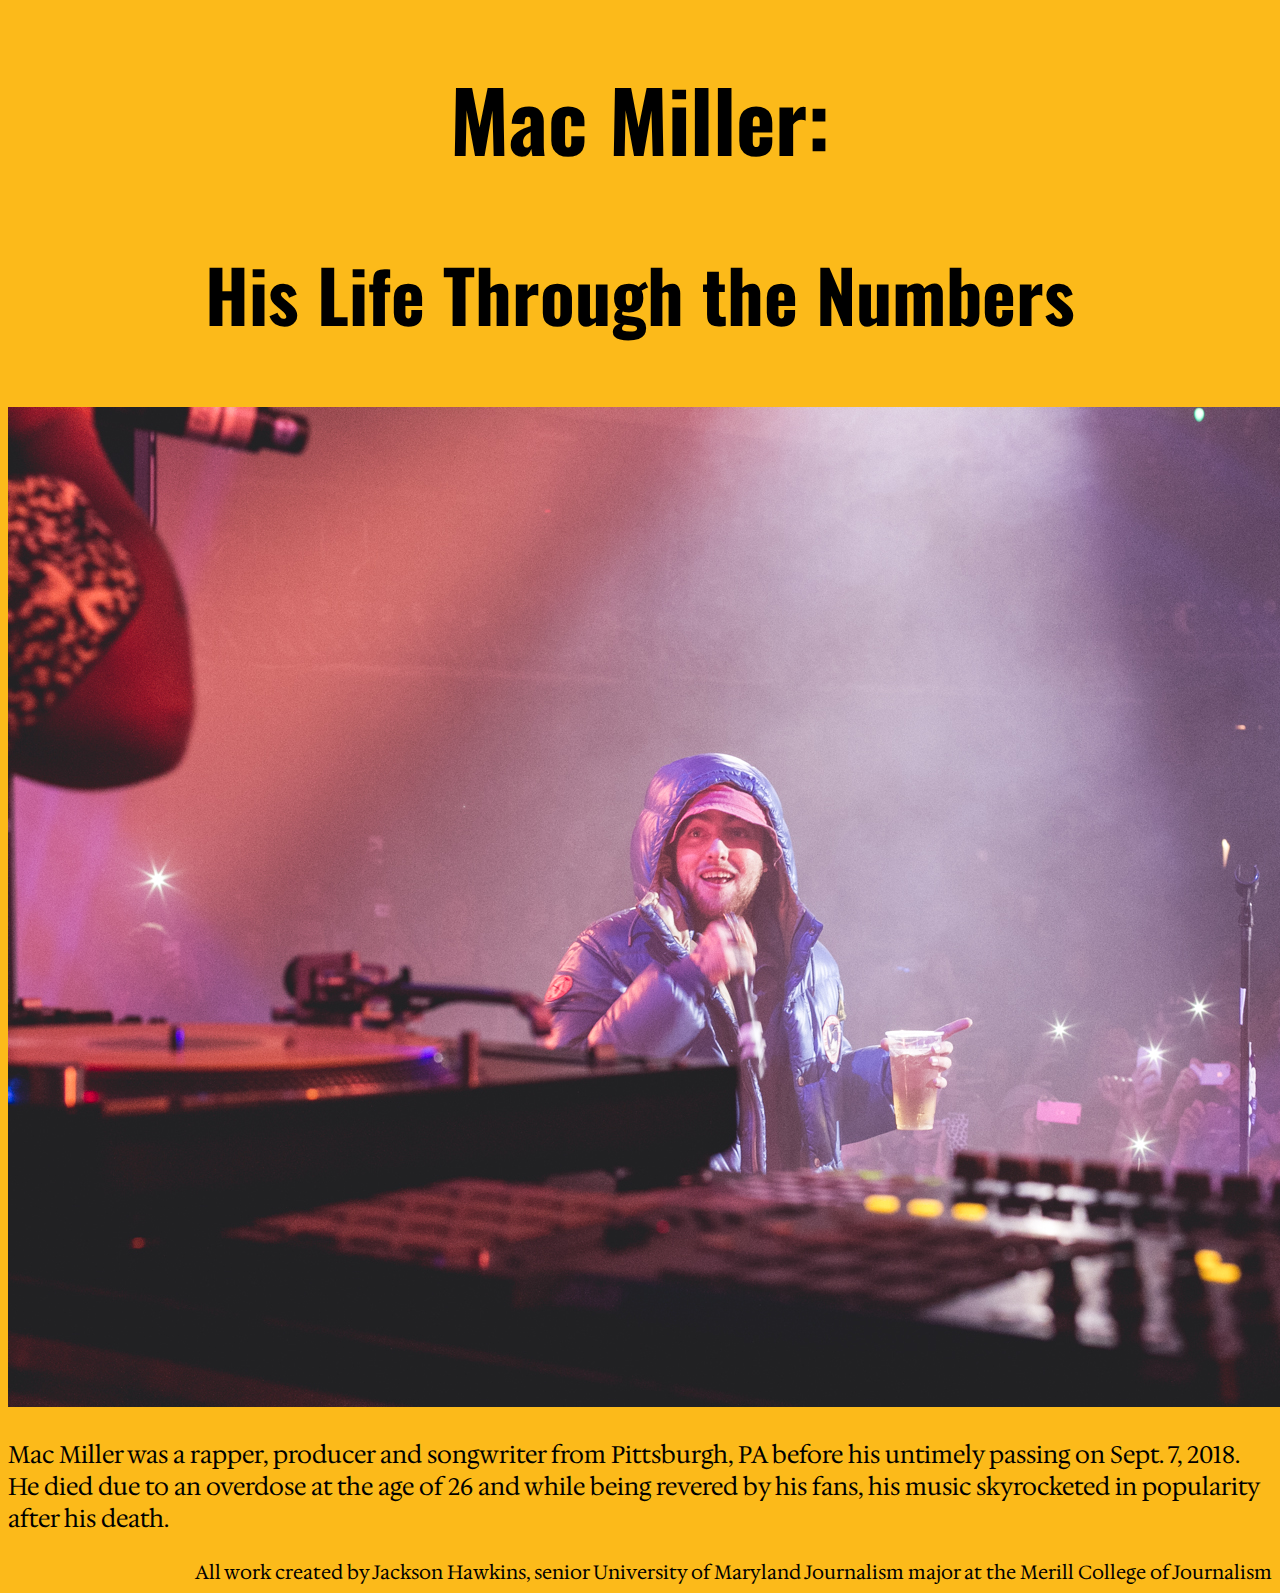
<file: final/images/index.html>
<!DOCTYPE html>
<html lang="en">
<head>
    <meta charset="UTF-8">
    <meta name="viewport" content="width=device-width, initial-scale=1.0">
    <meta http-equiv="X-UA-Compatible" content="ie=edge">
    <title> Mac Miller and his life through the Numbers </title>
    <meta name="description" content="Homepage">
    <!--css-->
    <link href="https://cdn.jsdelivr.net/npm/bootstrap@5.3.2/dist/css/bootstrap.min.css" rel="stylesheet" integrity="sha384-T3c6CoIi6uLrA9TneNEoa7RxnatzjcDSCmG1MXxSR1GAsXEV/Dwwykc2MPK8M2HN" crossorigin="anonymous">
<link rel="preconnect" href="https://fonts.googleapis.com">
<link rel="preconnect" href="https://fonts.gstatic.com" crossorigin>
<link href="https://fonts.googleapis.com/css2?family=Commissioner&family=Hedvig+Letters+Serif:opsz@12..24&family=Oswald:wght@700&display=swap" rel="stylesheet">
    <link rel="stylesheet" href="final.css">
</head>
<body>
<h1> Mac Miller: </h1>
<h2> His Life Through the Numbers </h2>
<section class="pics"> 
<div class="container">
    <div class="row">
        <div class="col-md-12"> 
            <img src="Mac4.jpg" alt= "mac smile" class="img-fluid">
        </div>
        </div>
</div>
</section>
<div class="container"> 
    <div class="row"> <p> Mac Miller was a rapper, producer and songwriter from Pittsburgh, PA before his untimely passing on Sept. 7, 2018. He died due to an overdose at the age of 26 and while being revered by his fans, his music skyrocketed in popularity after his death.  </p> </div>
</div>
    <script src="https://cdn.jsdelivr.net/npm/@popperjs/core@2.11.8/dist/umd/popper.min.js" integrity="sha384-I7E8VVD/ismYTF4hNIPjVp/Zjvgyol6VFvRkX/vR+Vc4jQkC+hVqc2pM8ODewa9r" crossorigin="anonymous"></script>
    <script src="https://cdn.jsdelivr.net/npm/bootstrap@5.3.2/dist/js/bootstrap.min.js" integrity="sha384-BBtl+eGJRgqQAUMxJ7pMwbEyER4l1g+O15P+16Ep7Q9Q+zqX6gSbd85u4mG4QzX+" crossorigin="anonymous"> </script>
<footer> All work created by Jackson Hawkins, senior University of Maryland Journalism major at the Merill College of Journalism </footer>
</body>
</html>
</file>
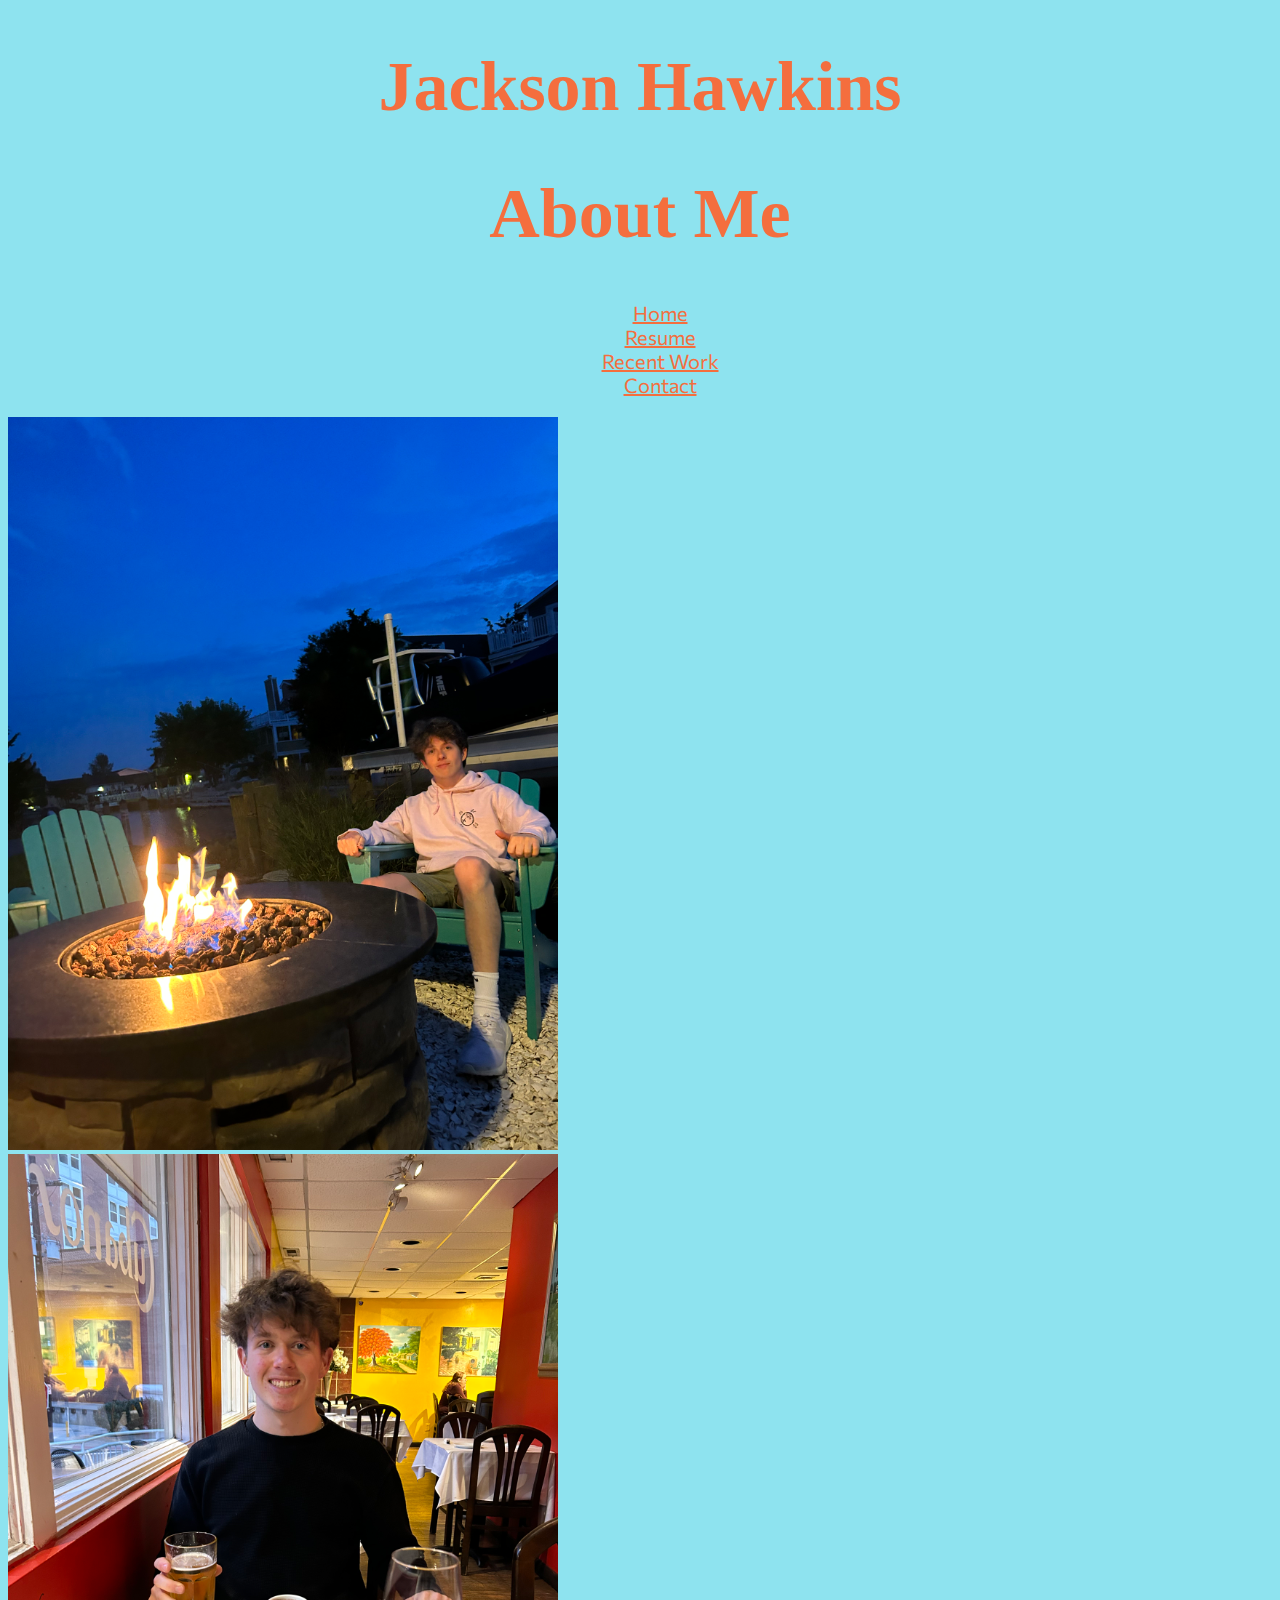
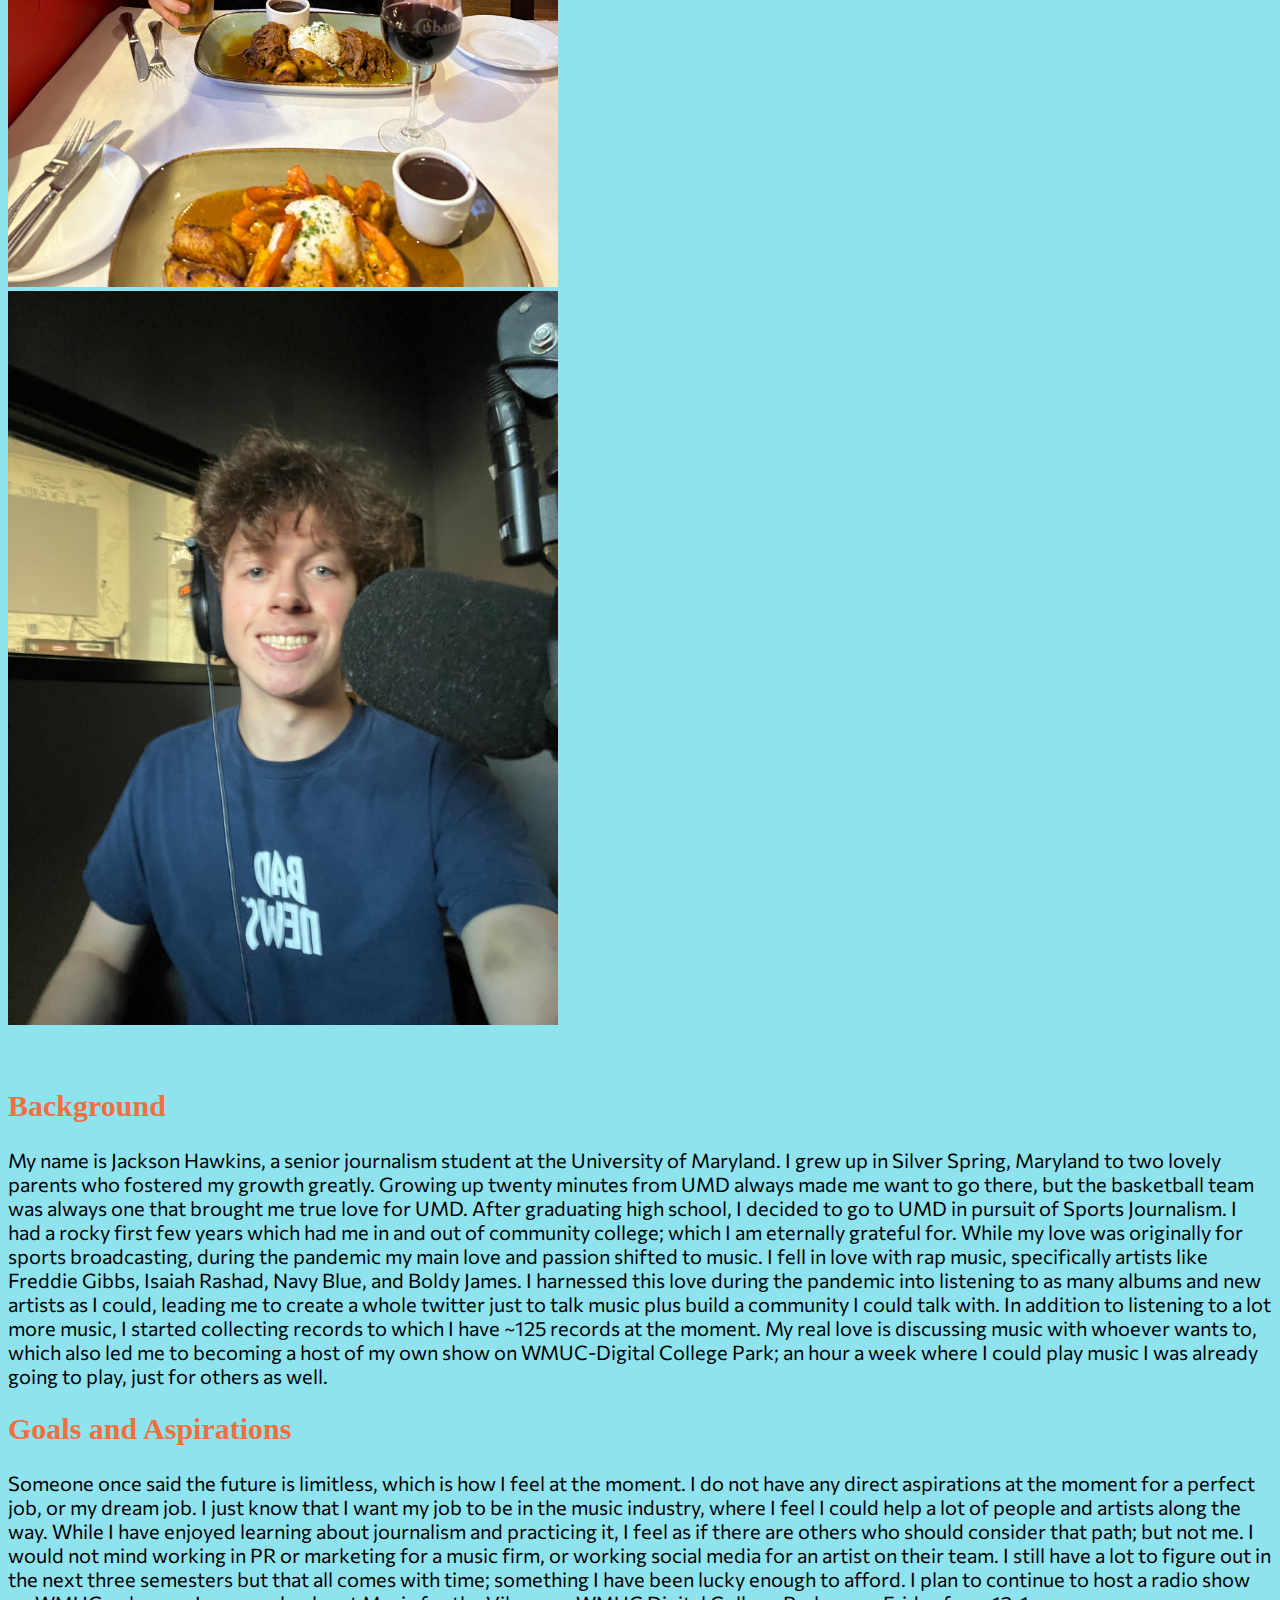
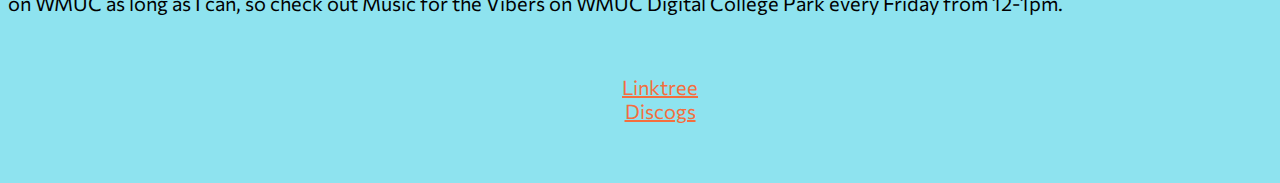
<file: Portfolio/About me/index.html>
<!DOCTYPE html>
<html lang="en">
<head>
    <meta charset="UTF-8">
    <meta name="viewport" content="width=device-width, initial-scale=1.0">
    <meta http-equiv="X-UA-Compatible" content="ie=edge">
    <title> About Me </title>
    <meta name="description" content="About me">
    <!--css-->
<link href="https://cdn.jsdelivr.net/npm/bootstrap@5.3.2/dist/css/bootstrap.min.css" rel="stylesheet"
        integrity="sha384-T3c6CoIi6uLrA9TneNEoa7RxnatzjcDSCmG1MXxSR1GAsXEV/Dwwykc2MPK8M2HN" crossorigin="anonymous">
        <link rel="preconnect" href="https://fonts.googleapis.com">
        <link rel="preconnect" href="https://fonts.gstatic.com" crossorigin>
        <link href="https://fonts.googleapis.com/css2?family=Commissioner&display=swap" rel="stylesheet">
    <link
        href="https://fonts.googleapis.com/css2?family=Alegreya:wght@900&family=Montserrat:wght@900&family=Poiret+One&family=Rozha+One&family=STIX+Two+Text&family=Six+Caps&display=swap"
        rel="stylesheet">
    <link rel="stylesheet" href="../css/portfolio.css">
</head>
<body>
    <header>
        <h1> Jackson Hawkins </h1>
        <h1> About Me </h1>
    </header>
    <ul class="nav justify-content-center">
        <li class="nav-item">
            <a class="nav-link active" aria-current="page" href="../index.html"> Home </a>
        </li>
        <li class="nav-item">
            <a class="nav-link" href="../Resume/"> Resume </a>
        </li>
        <li class="nav-item">
            <a class="nav-link" href="../Recent work/"> Recent Work </a>
        </li>
        <li class="nav-item">
            <a class="nav-link" href="../Contact/"> Contact </a>
        </li>
        </ul>
        </header>
        <div class="container-fluid">
            <div class="row">
                <div class="col-md-4">
                    <img src="Images/Beach.jpg" alt="beach" class="img-fluid" width="550">
                </div>
                <div class="col-md-4">
                    <img src="Images/Beer.jpg" alt="DJSmile" class="img-fluid" width="550">
                </div>
                <div class="col-md-4">
                    <img src="Images/DJSmile.JPG" alt="nachos" class="img-fluid" width="550">
                </div>
            </div>
        </div>
        <section>
            <h2> Background </h2>
            <p> My name is Jackson Hawkins, a senior journalism student at the University of Maryland. I grew up in
                Silver Spring, Maryland to two lovely parents who fostered my growth greatly. Growing up twenty minutes
                from UMD always made me want to go there, but the basketball team was always one that brought me true
                love for UMD. After graduating high school, I decided to go to UMD in pursuit of Sports Journalism. I
                had a rocky first few years which had me in and out of community college; which I am eternally grateful
                for. While my love was originally for sports broadcasting, during the pandemic my main love and passion
                shifted to music. I fell in love with rap music, specifically artists like Freddie Gibbs, Isaiah Rashad,
                Navy Blue, and Boldy James. I harnessed this love during the pandemic into listening to as many albums
                and new artists as I could, leading me to create a whole twitter just to talk music plus build a
                community I could talk with. In addition to listening to a lot more music, I started collecting records
                to which I have ~125 records at the moment. My real love is discussing music with whoever wants to,
                which also led me to becoming a host of my own show on WMUC-Digital College Park; an hour a week where I
                could play music I was already going to play, just for others as well. </p>
            <h2> Goals and Aspirations </h2>
            <p> Someone once said the future is limitless, which is how I feel at the moment. I do not have any direct
                aspirations at the moment for a perfect job, or my dream job. I just know that I want my job to be in
                the music industry, where I feel I could help a lot of people and artists along the way. While I have
                enjoyed learning about journalism and practicing it, I feel as if there are others who should consider
                that path; but not me. I would not mind working in PR or marketing for a music firm, or working social
                media for an artist on their team. I still have a lot to figure out in the next three semesters but that
                all comes with time; something I have been lucky enough to afford. I plan to continue to host a radio
                show on WMUC as long as I can, so check out Music for the Vibers on WMUC Digital College Park every
                Friday from 12-1pm. </p>
        </section>
        <section>
            <footer>
                <ul class="nav justify-content-end">
                    <li class="nav-item">
                        <a class="nav-link" href="https://linktr.ee/_jhawkins"> Linktree </a>
                    </li>
                    <li class="nav-item">
                        <a class="nav-link" href="https://www.discogs.com/user/jhawk00"> Discogs </a>
                    </li>
                </ul>
            </footer>
        </section>
        <script src="https://cdn.jsdelivr.net/npm/@popperjs/core@2.11.8/dist/umd/popper.min.js"
            integrity="sha384-I7E8VVD/ismYTF4hNIPjVp/Zjvgyol6VFvRkX/vR+Vc4jQkC+hVqc2pM8ODewa9r"
            crossorigin="anonymous"></script>
        <script src="https://cdn.jsdelivr.net/npm/bootstrap@5.3.2/dist/js/bootstrap.min.js"
            integrity="sha384-BBtl+eGJRgqQAUMxJ7pMwbEyER4l1g+O15P+16Ep7Q9Q+zqX6gSbd85u4mG4QzX+"
            crossorigin="anonymous"> </script>
</body>
</html>
</file>
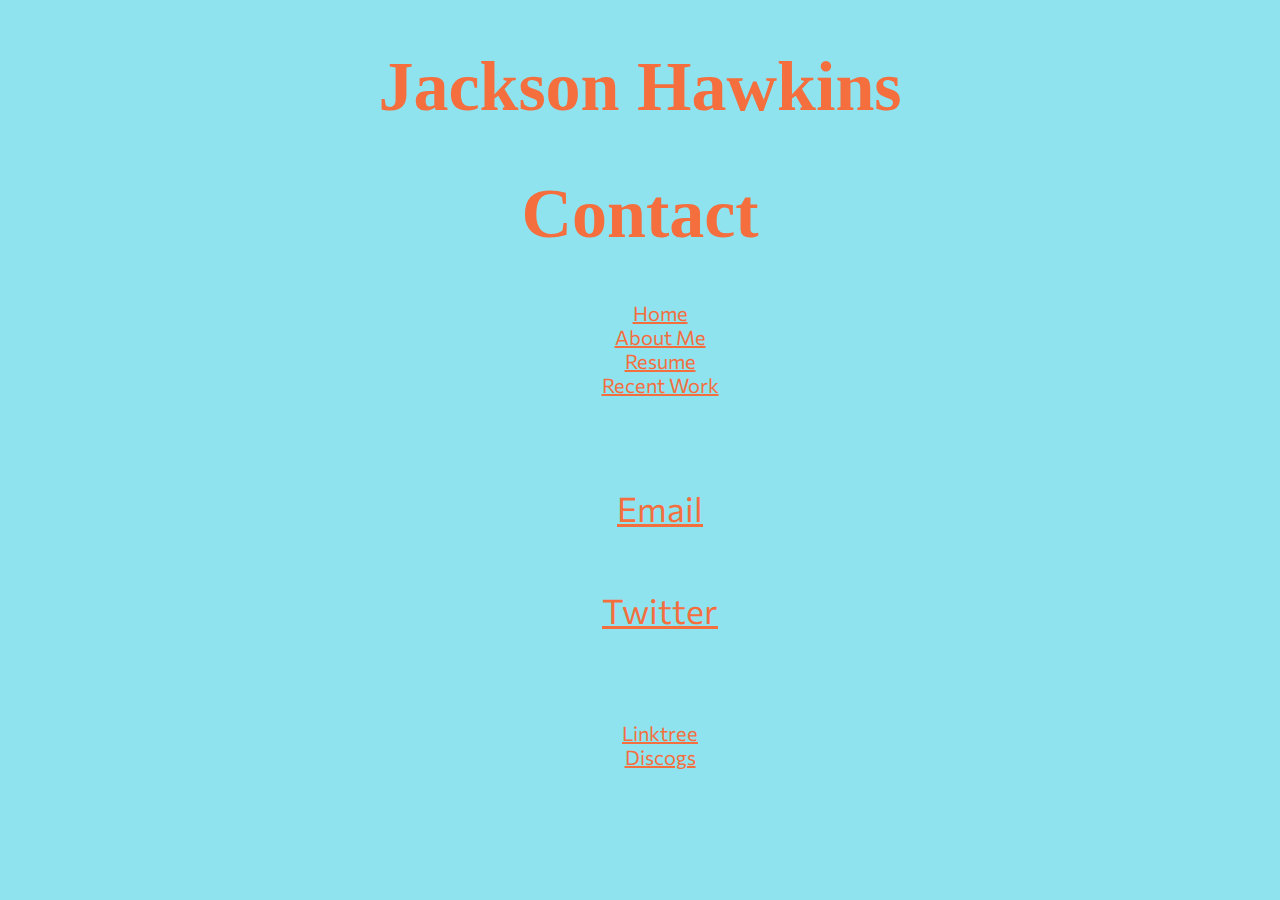
<file: Portfolio/Contact/index.html>
<!DOCTYPE html>
<html lang="en">
<head>
    <meta charset="UTF-8">
    <meta name="viewport" content="width=device-width, initial-scale=1.0">
    <meta http-equiv="X-UA-Compatible" content="ie=edge">
    <title> Contact </title>
    <meta name="description" content="Contact page">
    <!--css-->
    <link href="https://cdn.jsdelivr.net/npm/bootstrap@5.3.2/dist/css/bootstrap.min.css" rel="stylesheet"
        integrity="sha384-T3c6CoIi6uLrA9TneNEoa7RxnatzjcDSCmG1MXxSR1GAsXEV/Dwwykc2MPK8M2HN" crossorigin="anonymous">
    <link rel="preconnect" href="https://fonts.googleapis.com">
    <link rel="preconnect" href="https://fonts.gstatic.com" crossorigin>
    <link href="https://fonts.googleapis.com/css2?family=Commissioner&display=swap" rel="stylesheet">
    <link
        href="https://fonts.googleapis.com/css2?family=Alegreya:wght@900&family=Montserrat:wght@900&family=Poiret+One&family=Rozha+One&family=STIX+Two+Text&family=Six+Caps&display=swap"
        rel="stylesheet">
    <link rel="stylesheet" href="../css/portfolio.css">
</head>
<body>
    <header>
        <h1> Jackson Hawkins </h1>
        <h1> Contact </h1>
        <ul class="nav justify-content-center">
            <li class="nav-item">
                <a class="nav-link active" aria-current="page" href="../index.html"> Home </a>
            </li>
            <li class="nav-item">
                <a class="nav-link" href="../About me/"> About Me </a>
            </li>
            <li class="nav-item">
                <a class="nav-link" href="../Resume/"> Resume </a>
            </li>
            <li class="nav-item">
                <a class="nav-link" href="../Recent work/"> Recent Work </a>
            </li>
        </ul>
        </div>
    </header>
    <section>
        <ul class="nav-justify-content-center">
            <li class="nav-item">
                <a class="nav-links active" aria-current="page" href="mailto:jhawk00@umd.edu"> Email </a>
            </li>
            <li class="nav-item">
                <a class="nav-links active" aria-current="page" href="https://twitter.com/JacksonHawk00">Twitter</a>
            </li>
        </ul>
        </div>
    </section>
    <section>
        <footer>
            <ul class="nav justify-content-end">
                <li class="nav-item">
                    <a class="nav-link" href="https://linktr.ee/_jhawkins"> Linktree </a>
                </li>
                <li class="nav-item">
                    <a class="nav-link" href="https://www.discogs.com/user/jhawk00"> Discogs </a>
                </li>
    </section>
    </footer>
    <script src="https://cdn.jsdelivr.net/npm/@popperjs/core@2.11.8/dist/umd/popper.min.js"
        integrity="sha384-I7E8VVD/ismYTF4hNIPjVp/Zjvgyol6VFvRkX/vR+Vc4jQkC+hVqc2pM8ODewa9r"
        crossorigin="anonymous"></script>
    <script src="https://cdn.jsdelivr.net/npm/bootstrap@5.3.2/dist/js/bootstrap.min.js"
        integrity="sha384-BBtl+eGJRgqQAUMxJ7pMwbEyER4l1g+O15P+16Ep7Q9Q+zqX6gSbd85u4mG4QzX+"
        crossorigin="anonymous"> </script>
</body>
</html>
</file>
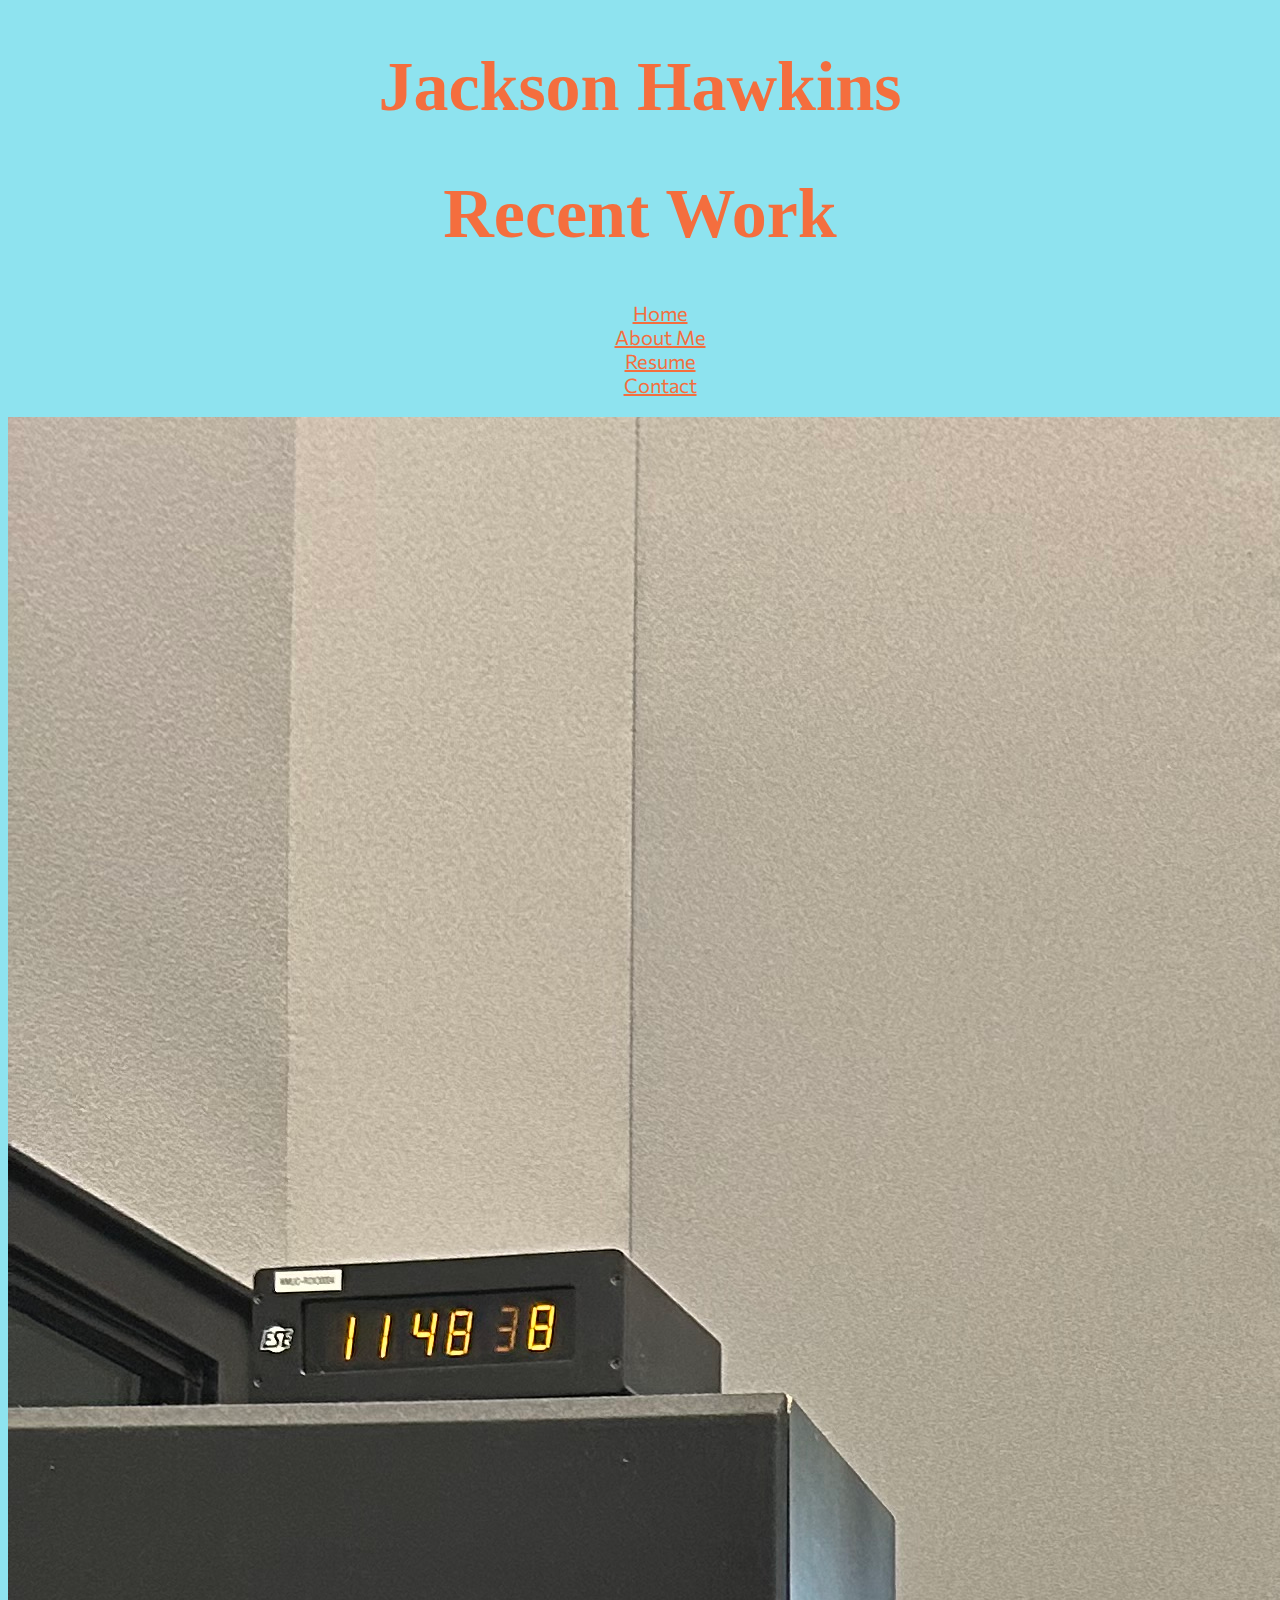
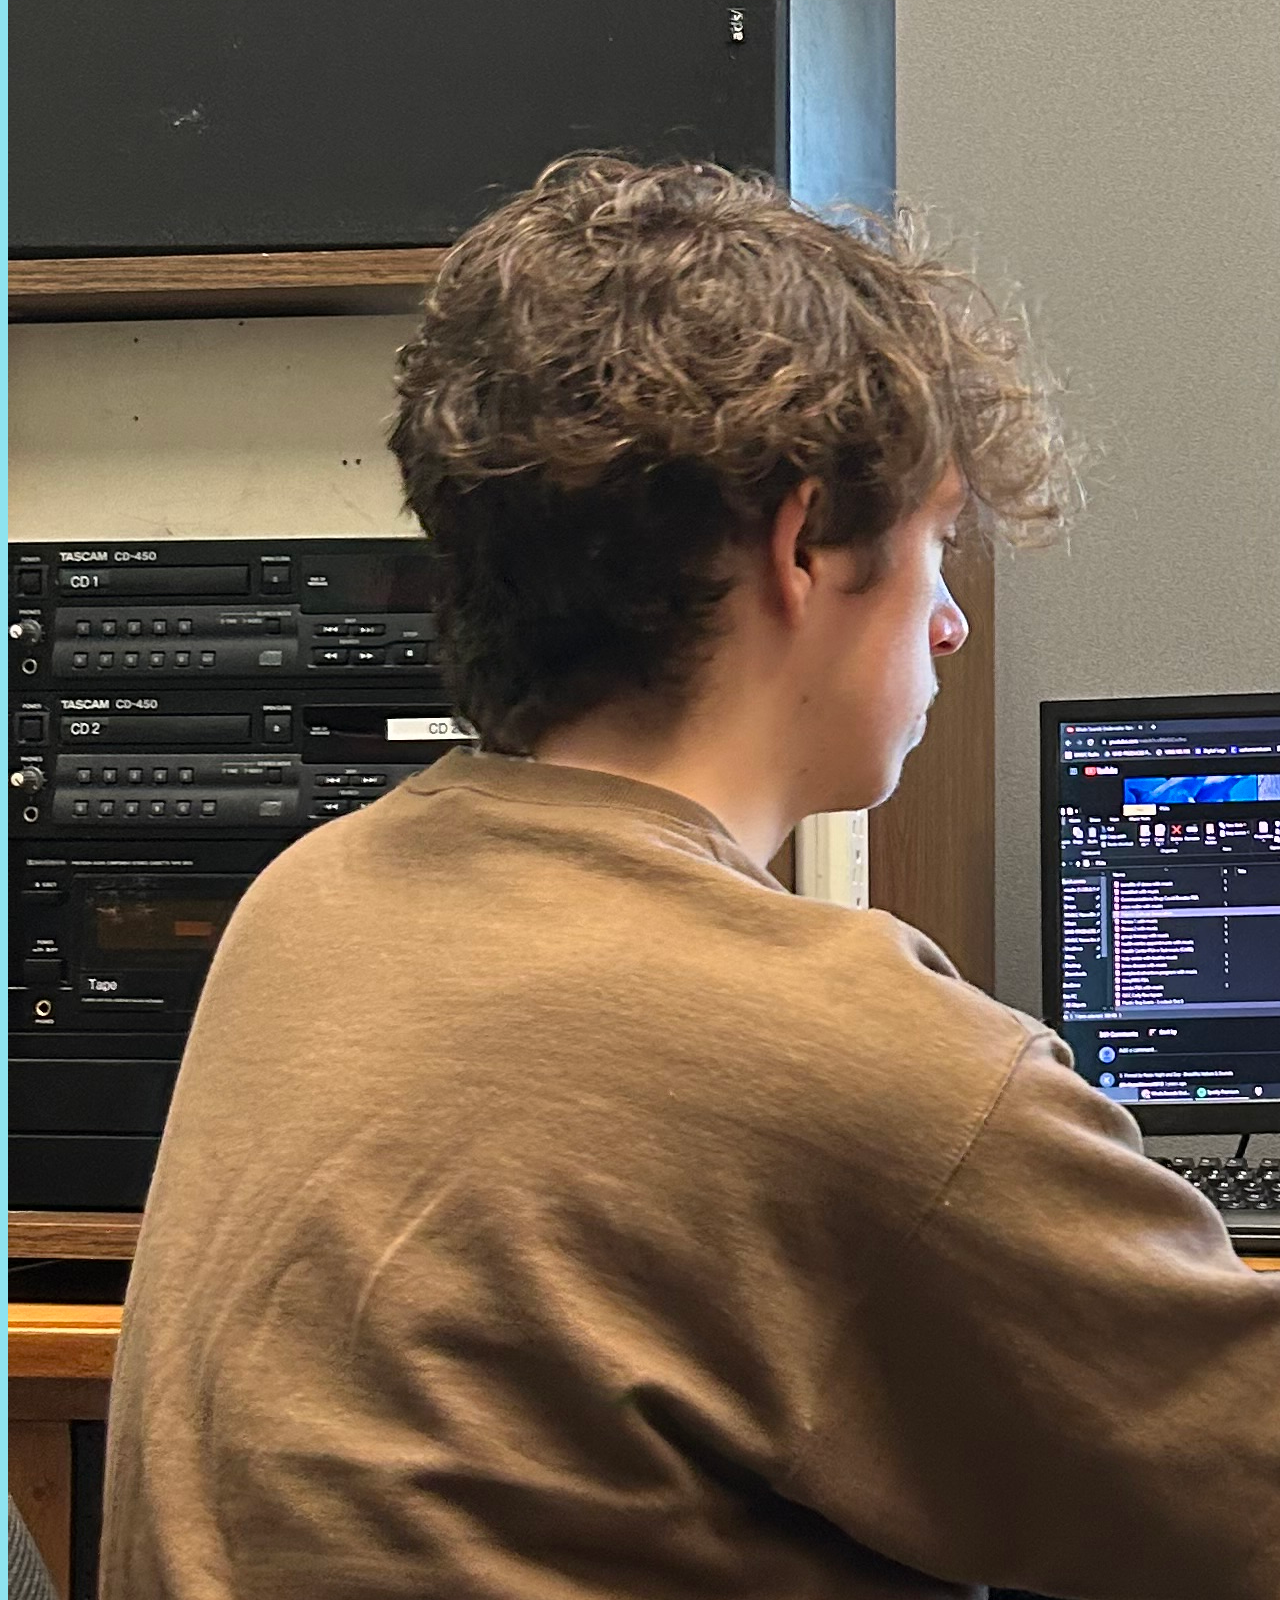
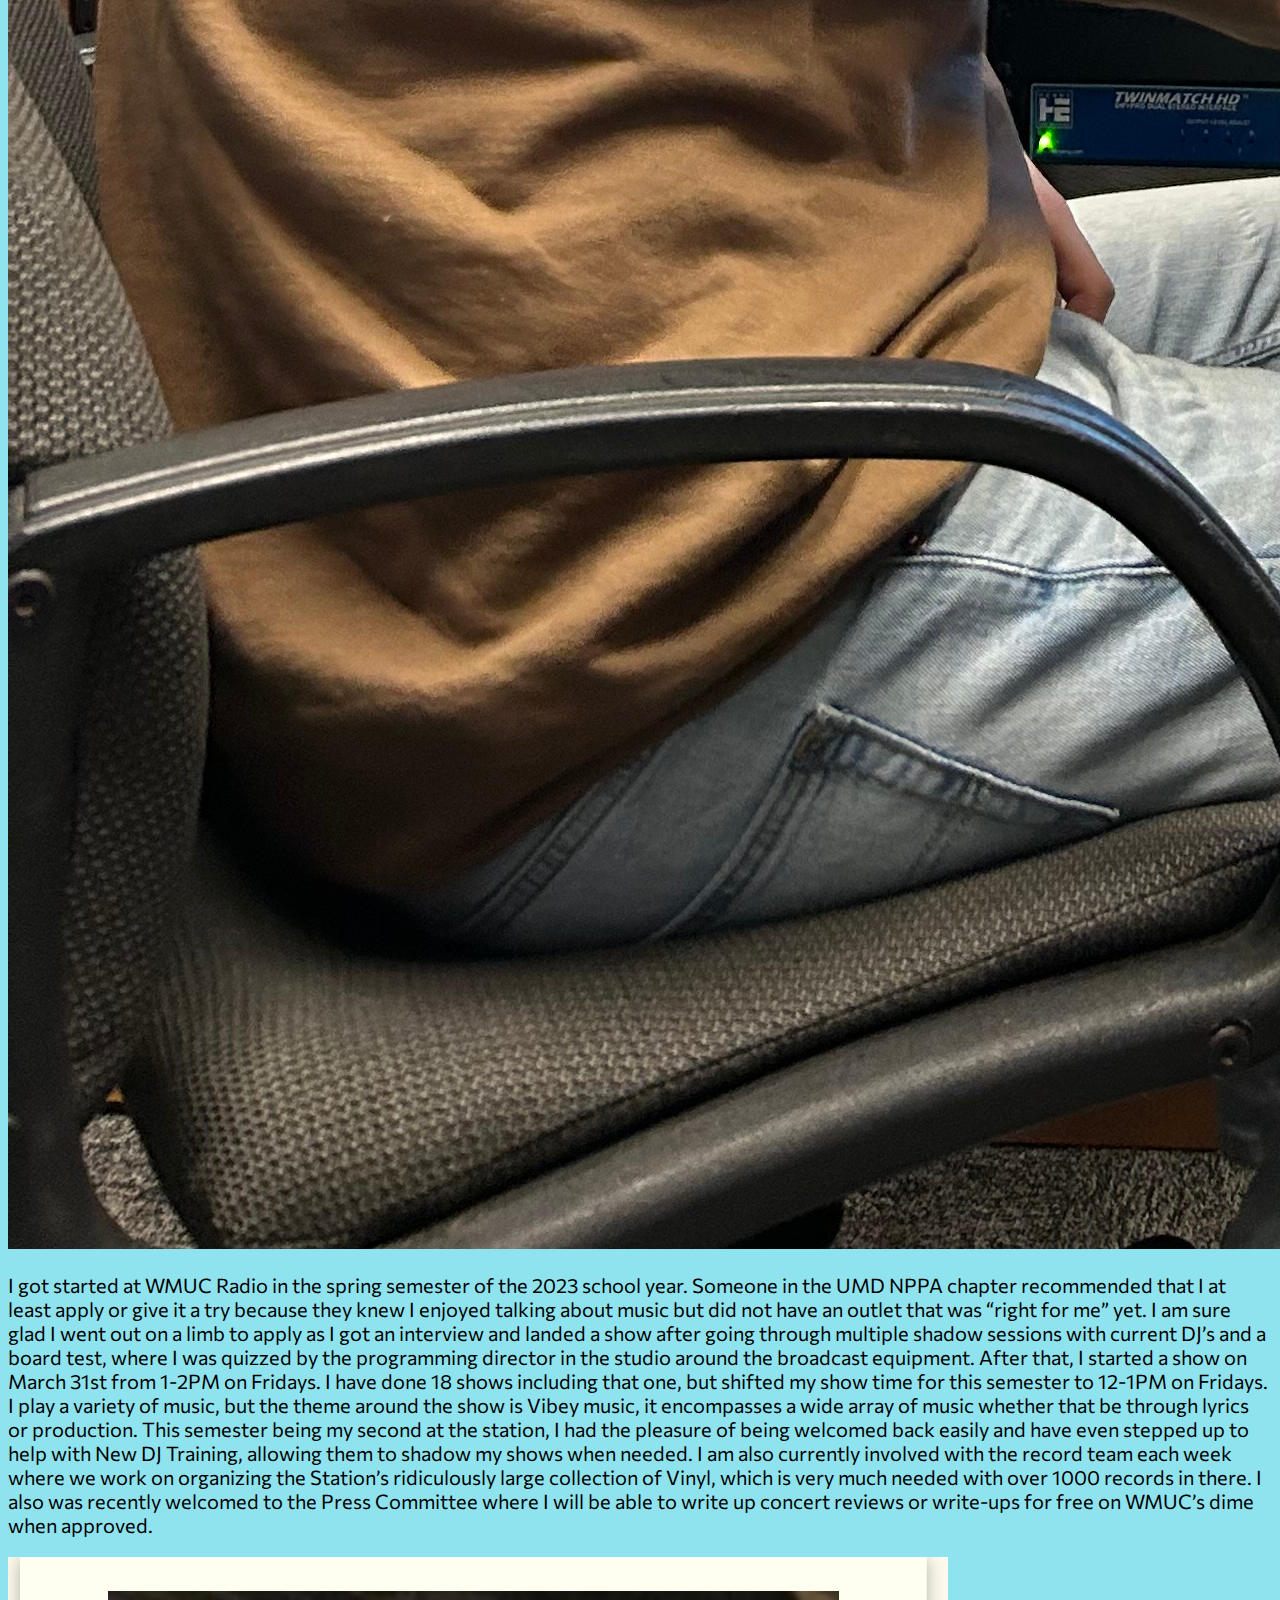
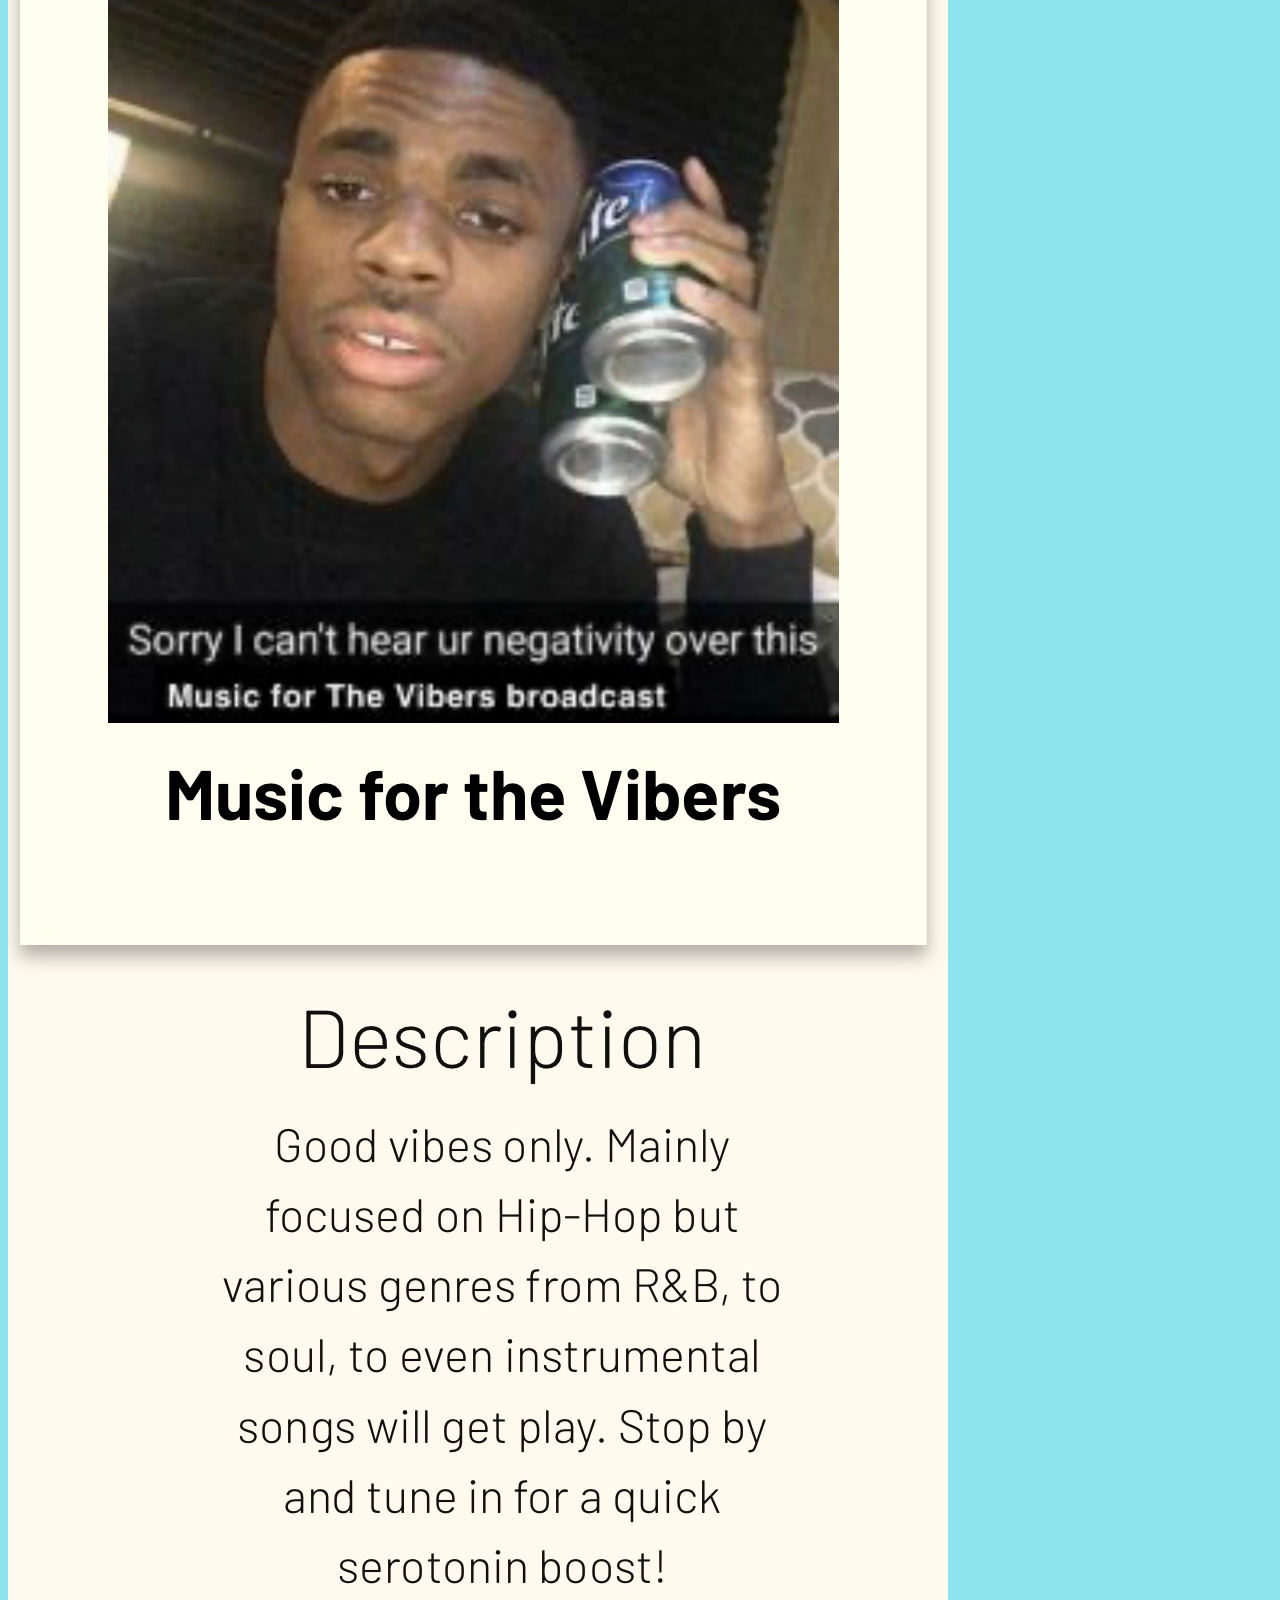
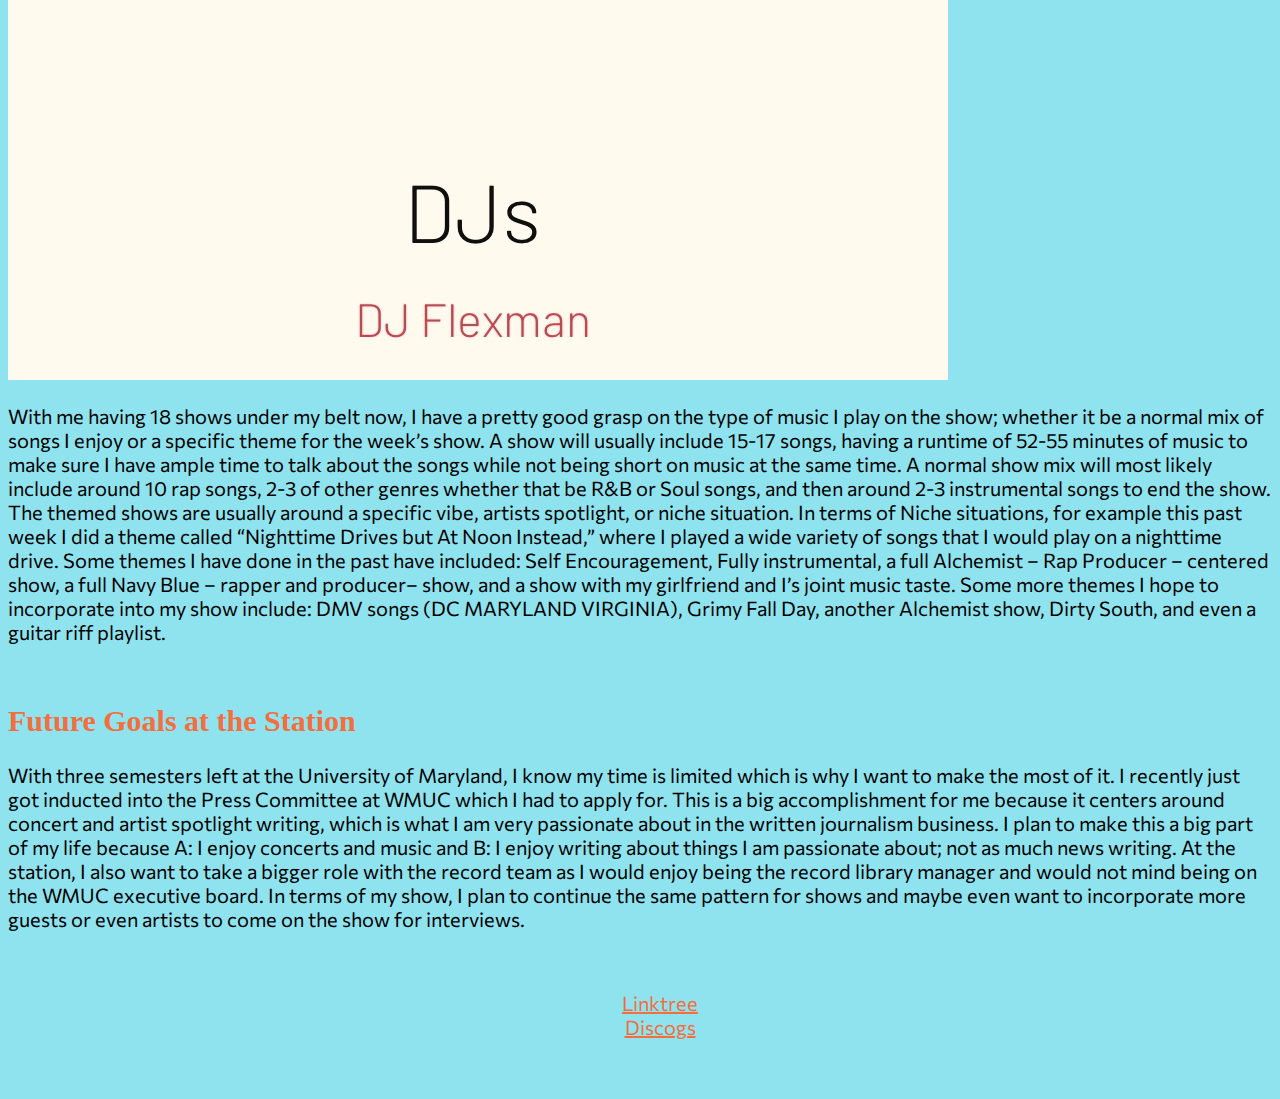
<file: Portfolio/Recent work/index.html>
<!DOCTYPE html>
<html lang="en">
<head>
    <meta charset="UTF-8">
    <meta name="viewport" content="width=device-width, initial-scale=1.0">
    <meta http-equiv="X-UA-Compatible" content="ie=edge">
    <title> Recent Work </title>
    <meta name="description" content="Recent Work">
    <!--css-->
    <link href="https://cdn.jsdelivr.net/npm/bootstrap@5.3.2/dist/css/bootstrap.min.css" rel="stylesheet"
        integrity="sha384-T3c6CoIi6uLrA9TneNEoa7RxnatzjcDSCmG1MXxSR1GAsXEV/Dwwykc2MPK8M2HN" crossorigin="anonymous">
    <link rel="preconnect" href="https://fonts.googleapis.com">
    <link rel="preconnect" href="https://fonts.gstatic.com" crossorigin>
    <link href="https://fonts.googleapis.com/css2?family=Commissioner&display=swap" rel="stylesheet">
    <link
        href="https://fonts.googleapis.com/css2?family=Alegreya:wght@900&family=Montserrat:wght@900&family=Poiret+One&family=Rozha+One&family=STIX+Two+Text&family=Six+Caps&display=swap"
        rel="stylesheet">
    <link rel="stylesheet" href="../css/portfolio.css">
</head>

<body>
    <header>
        <h1> Jackson Hawkins </h1>
        <h1> Recent Work </h1>
        <ul class="nav justify-content-center">
            <li class="nav-item">
                <a class="nav-link active" aria-current="page" href="../index.html"> Home </a>
            </li>
            <li class="nav-item">
                <a class="nav-link" href="../About me/"> About Me </a>
            </li>
            <li class="nav-item">
                <a class="nav-link" href="../Resume/"> Resume </a>
            </li>
            <li class="nav-item">
                <a class="nav-link" href="../Contact/"> Contact </a>
            </li>
            </div>
            </div>
    </header>
    <div class="container-fluid">
        <div class="row">
            <div class="col-sm-3">
                <img src="../Recent work/Images/DJing.jpg" alt="DJ" class="img-fluid">
            </div>
            <div class="col-sm-9">
                <p> I got started at WMUC Radio in the spring semester of the 2023 school year. Someone in the UMD NPPA
                    chapter recommended that I at least apply or give it a try because they knew I enjoyed talking about
                    music but did not have an outlet that was “right for me” yet. I am sure glad I went out on a limb to
                    apply as I got an interview and landed a show after going through multiple shadow sessions with
                    current DJ’s and a board test, where I was quizzed by the programming director in the studio around
                    the broadcast equipment. After that, I started a show on March 31st from 1-2PM on Fridays. I have
                    done 18 shows including that one, but shifted my show time for this semester to 12-1PM on Fridays. I
                    play a variety of music, but the theme around the show is Vibey music, it encompasses a wide array
                    of music whether that be through lyrics or production.
                    This semester being my second at the station, I had the pleasure of being welcomed back easily and
                    have even stepped up to help with New DJ Training, allowing them to shadow my shows when needed. I
                    am also currently involved with the record team each week where we work on organizing the Station’s
                    ridiculously large collection of Vinyl, which is very much needed with over 1000 records in there. I
                    also was recently welcomed to the Press Committee where I will be able to write up concert reviews
                    or write-ups for free on WMUC’s dime when approved.
                </p>
            </div>
            <div class="col-sm-3">
                <a href="https://wmuc.umd.edu/show/258565"> <img src="../Recent work/Images/MFTV.jpg" alt="Poster"
                        class="img-fluid"> </a>
            </div>
            <div class="col-sm-9">
                <p> With me having 18 shows under my belt now, I have a pretty good grasp on the type of music I play on
                    the show; whether it be a normal mix of songs I enjoy or a specific theme for the week’s show. A
                    show will usually include 15-17 songs, having a runtime of 52-55 minutes of music to make sure I
                    have ample time to talk about the songs while not being short on music at the same time.
                    A normal show mix will most likely include around 10 rap songs, 2-3 of other genres whether that be
                    R&B or Soul songs, and then around 2-3 instrumental songs to end the show. The themed shows are
                    usually around a specific vibe, artists spotlight, or niche situation. In terms of Niche situations,
                    for example this past week I did a theme called “Nighttime Drives but At Noon Instead,” where I
                    played a wide variety of songs that I would play on a nighttime drive. Some themes I have done in
                    the past have included: Self Encouragement, Fully instrumental, a full Alchemist – Rap Producer –
                    centered show, a full Navy Blue – rapper and producer– show, and a show with my girlfriend and I’s
                    joint music taste.
                    Some more themes I hope to incorporate into my show include: DMV songs (DC MARYLAND VIRGINIA), Grimy
                    Fall Day, another Alchemist show, Dirty South, and even a guitar riff playlist.
                </p>
            </div>
        </div>
    </div>
    <section>
        <h2> Future Goals at the Station </h2>
        <p> With three semesters left at the University of Maryland, I know my time is limited which is why I want to
            make the most of it. I recently just got inducted into the Press Committee at WMUC which I had to apply for.
            This is a big accomplishment for me because it centers around concert and artist spotlight writing, which is
            what I am very passionate about in the written journalism business. I plan to make this a big part of my
            life because A: I enjoy concerts and music and B: I enjoy writing about things I am passionate about; not as
            much news writing. At the station, I also want to take a bigger role with the record team as I would enjoy
            being the record library manager and would not mind being on the WMUC executive board.
            In terms of my show, I plan to continue the same pattern for shows and maybe even want to incorporate more
            guests or even artists to come on the show for interviews.
        </p>
    </section>
    <section>
        <footer>
            <ul class="nav justify-content-end">
                <li class="nav-item">
                    <a class="nav-link" href="https://linktr.ee/_jhawkins"> Linktree </a>
                </li>
                <li class="nav-item">
                    <a class="nav-link" href="https://www.discogs.com/user/jhawk00"> Discogs </a>
                </li>
    </section>
    </footer>
    <script src="https://cdn.jsdelivr.net/npm/@popperjs/core@2.11.8/dist/umd/popper.min.js"
        integrity="sha384-I7E8VVD/ismYTF4hNIPjVp/Zjvgyol6VFvRkX/vR+Vc4jQkC+hVqc2pM8ODewa9r"
        crossorigin="anonymous"></script>
    <script src="https://cdn.jsdelivr.net/npm/bootstrap@5.3.2/dist/js/bootstrap.min.js"
        integrity="sha384-BBtl+eGJRgqQAUMxJ7pMwbEyER4l1g+O15P+16Ep7Q9Q+zqX6gSbd85u4mG4QzX+"
        crossorigin="anonymous"> </script>
</body>
</html>
</file>
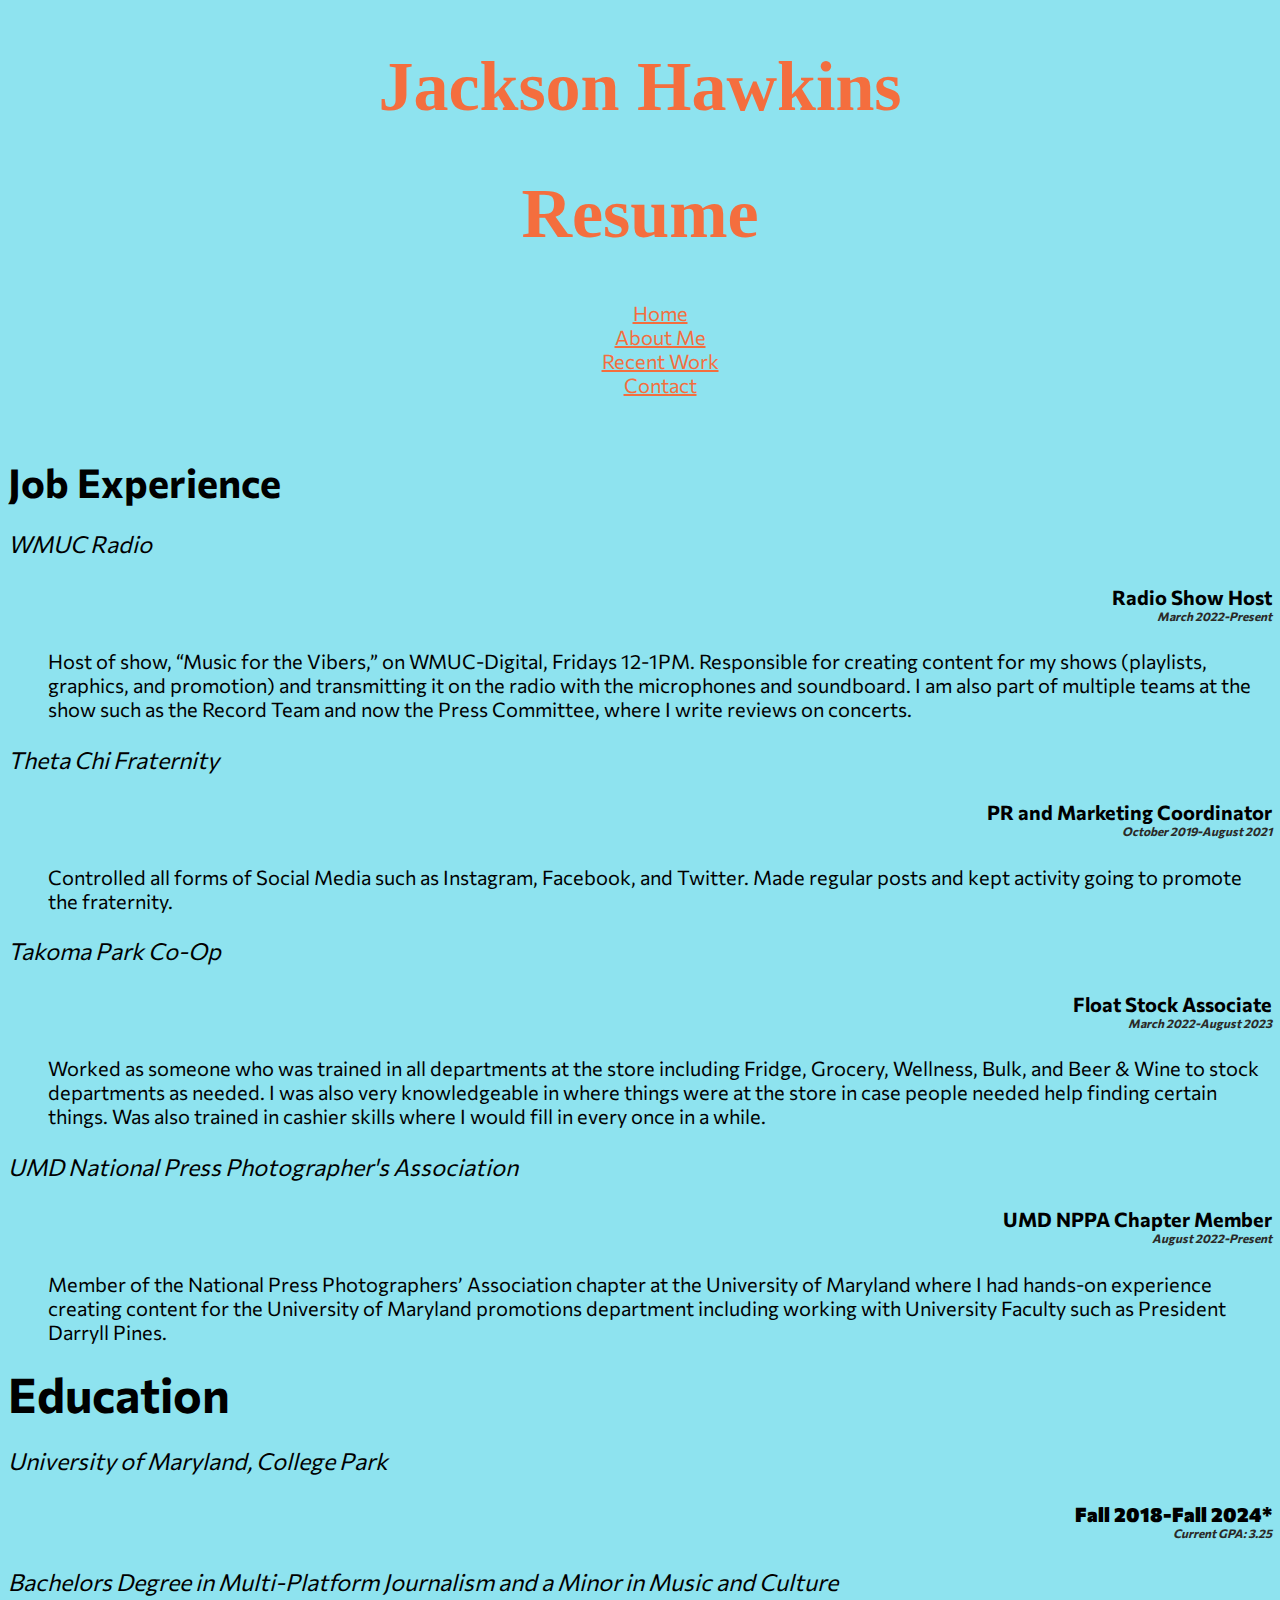
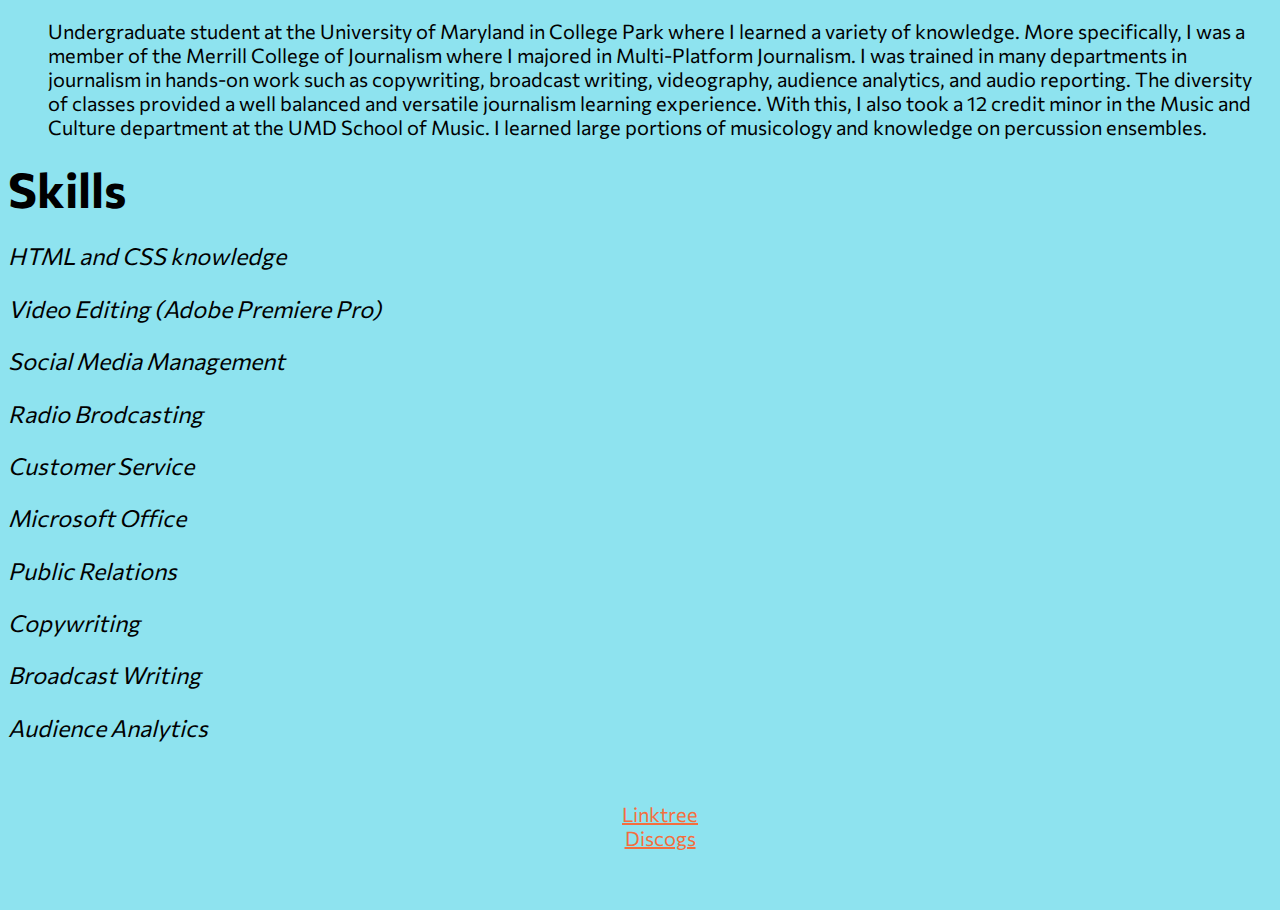
<file: Portfolio/Resume/index.html>
<!DOCTYPE html>
<html lang="en">
<head>
    <meta charset="UTF-8">
    <meta name="viewport" content="width=device-width, initial-scale=1.0">
    <meta http-equiv="X-UA-Compatible" content="ie=edge">
    <title> Resume </title>
    <meta name="description" content="Resume">
    <!--css-->
    <link href="https://cdn.jsdelivr.net/npm/bootstrap@5.3.2/dist/css/bootstrap.min.css" rel="stylesheet"
        integrity="sha384-T3c6CoIi6uLrA9TneNEoa7RxnatzjcDSCmG1MXxSR1GAsXEV/Dwwykc2MPK8M2HN" crossorigin="anonymous">
    <link rel="preconnect" href="https://fonts.googleapis.com">
<link rel="preconnect" href="https://fonts.gstatic.com" crossorigin>
<link href="https://fonts.googleapis.com/css2?family=Commissioner&display=swap" rel="stylesheet">
    <link
        href="https://fonts.googleapis.com/css2?family=Alegreya:wght@900&family=Montserrat:wght@900&family=Poiret+One&family=Rozha+One&family=STIX+Two+Text&family=Six+Caps&display=swap"
        rel="stylesheet">
    <link rel="stylesheet" href="../css/portfolio.css">
</head>
<body>
    <header>
        <h1> Jackson Hawkins </h1>
        <h1> Resume </h1>
        <ul class="nav justify-content-center">
            <li class="nav-item">
                <a class="nav-link active" aria-current="page" href="../index.html"> Home </a>
            </li>
            <li class="nav-item">
                <a class="nav-link" href="../About me/"> About Me </a>
            </li>
            <li class="nav-item">
                <a class="nav-link" href="../Recent work/"> Recent Work </a>
            </li>
            <li class="nav-item">
                <a class="nav-link active" aria-current="page" href="../Contact/"> Contact </a>
            </li>
        </ul>
            </div>
    </header>
    <main>
        <div class="container resume">
            <div class="job"> Job Experience </div>
            <div class="row">
                <div class="col-md">
                <h3>WMUC Radio</h3>
                </div>
                <div class="col-md">
                    <h4> Radio Show Host <span> March 2022-Present <span></h4>
                </div>
                <P> Host of show, “Music for the Vibers,” on WMUC-Digital, Fridays 12-1PM. Responsible for creating content for my shows (playlists, graphics, and promotion) and transmitting it on the radio with the microphones and soundboard. I am also part of multiple teams at the show such as the Record Team and now the Press Committee, where I write reviews on concerts. </P>
            </div>
            <div class="row">
                <div class="col-md">
                    <h3>Theta Chi Fraternity</h3>
                </div>
                <div class="col-md">
                    <h4> PR and Marketing Coordinator<span> October 2019-August 2021 </span> </h4>
                </div>
                <P> Controlled all forms of Social Media such as Instagram, Facebook, and Twitter. Made regular posts and kept activity going to promote the fraternity. </P>
            </div>
            <div class="row">
                <div class="col-md">
                    <h3> Takoma Park Co-Op </h3>
                </div>
                <div class="col-md">
                    <h4> Float Stock Associate<span> March 2022-August 2023 </span> </h4>
                </div>
                <P> Worked as someone who was trained in all departments at the store including Fridge, Grocery, Wellness, Bulk, and Beer & Wine to stock departments as needed. I was also very knowledgeable in where things were at the store in case people needed help finding certain things. Was also trained in cashier skills where I would fill in every once in a while. </P>
            </div>
            <div class="row">
                <div class="col-md">
                    <h3> UMD National Press Photographer's Association </h3>
                </div>
                <div class="col-md">
                    <h4> UMD NPPA Chapter Member<span> August 2022-Present </span> </h4>
                </div>
                <P> Member of the National Press Photographers’ Association chapter at the University of Maryland where I had hands-on experience creating content for the University of Maryland promotions department including working with University Faculty such as President Darryll Pines. 
                </P>
            </div>
    <div class="education"> Education </div>
    <div class="row">
        <div class="col-md">
            <h3> University of Maryland, College Park </h3>
        </div>
    </div>
    <div class="row">
        <div class="col-md">
            <h4> <b> Fall 2018-Fall 2024* </b> <span> Current GPA: 3.25</span></h4>
        </div>
    </div>
    <div class="row">
        <div class="col-md">
            <h3> Bachelors Degree in Multi-Platform Journalism and a Minor in Music and Culture </h3>
        </div>
    </div>
    <div class="row">
        <div class="col-md">
            <p> Undergraduate student at the University of Maryland in College Park where I learned a variety of knowledge. More specifically, I was a member of the Merrill College of Journalism where I majored in Multi-Platform Journalism. I was trained in many departments in journalism in hands-on work such as copywriting, broadcast writing, videography, audience analytics, and audio reporting. The diversity of classes provided a well balanced and versatile journalism learning experience. With this, I also took a 12 credit minor in the Music and Culture department at the UMD School of Music. I learned large portions of musicology and knowledge on percussion ensembles. </p>
        </div>
    </div>
    <div class="skills"> Skills </div>
    <h3> HTML and CSS knowledge </h3>
    <h3> Video Editing (Adobe Premiere Pro)</h3>
    <h3> Social Media Management </h3>
    <h3> Radio Brodcasting </h3>
    <h3> Customer Service </h3>
    <h3> Microsoft Office</h3>
    <h3> Public Relations </h3>
    <h3> Copywriting </h3>
    <h3> Broadcast Writing </h3>
    <h3> Audience Analytics </h3>
</div>
</main>
    <section>
        <footer>
            <ul class="nav justify-content-end">
                <li class="nav-item">
                    <a class="nav-link" href="https://linktr.ee/_jhawkins"> Linktree </a>
                </li>
                <li class="nav-item">
                    <a class="nav-link" href="https://www.discogs.com/user/jhawk00"> Discogs </a>
                </li>
            </ul>
    </section>
    </footer>
    <script src="https://cdn.jsdelivr.net/npm/@popperjs/core@2.11.8/dist/umd/popper.min.js"
        integrity="sha384-I7E8VVD/ismYTF4hNIPjVp/Zjvgyol6VFvRkX/vR+Vc4jQkC+hVqc2pM8ODewa9r"
        crossorigin="anonymous"></script>
    <script src="https://cdn.jsdelivr.net/npm/bootstrap@5.3.2/dist/js/bootstrap.min.js"
        integrity="sha384-BBtl+eGJRgqQAUMxJ7pMwbEyER4l1g+O15P+16Ep7Q9Q+zqX6gSbd85u4mG4QzX+"
        crossorigin="anonymous"> </script>
</body>
</html>
</file>
<file: final/css/final.css>
body {
    background-color: #FCBA1A;
    font-family: 'Hedvig Letters Serif', serif;
    font-size: 20px;
}

h2,
h3,
main img,
.graphic,
section {
    margin: 5% 0;
}


h1 {
    font-size: 3.5em;
}

h2 {
    font-size: 2.8em;
}

h3 {
    font-size: 2.3em;
}

h5 {
    font-size: .8em;
    font-family: Arial, Helvetica, sans-serif;
    color: #2f4f4f;
    padding: 1% 0 5% 0;
    font-style: italic;
}

h1,
h2,
h3,
h5 {
    text-align: center;
}

h1,
h2,
h3 {
    font-family: 'Oswald', sans-serif;
}

footer {
    text-align: right;
}

.container {
    width: 55%;
}
.byline{font-family: 'Oswald', Sans-Serif; 
        text-align: center;
        text-transform: uppercase;
        line-height: 5;
        font-size: 1.5em;}
.graphic {
    margin: 5%;
    padding: 5% 2%;
    background-color: #121212;
}
.graphic,
h2,
img {
    margin: 5% 0;
}

img {
    margin: 0 auto;
    display: block;
}

.header-main {
    margin: 0 auto;
    display: block;
}

.cover{
    margin: 0 auto;
    display: block;
    padding: 2% 0;
    max-width:200px;
}


span{display: block;
    font-size: 2rem;
    text-transform: uppercase;
    font-weight: 200;}
 @media (max-width: 576px) {
    h1{ font-size: 2em; font-weight: 700;}
    }
@media (max-width:795px){
    .cover{
        display: none;
    }
    }
</file>
<file: Portfolio/css/portfolio.css>
body{font-family: 'Commissioner', sans-serif; color: #000000; background-color:#8EE3EF; font-size: 20px; font-weight: 400;}
h1,h2{font-family: 'Alegreya bold', serif; color: #f46e3e;font-weight: bold;}
h1{font-weight: 900; font-size: 3.5em; text-align: center}
h2{ font-size: 1.5em;}
.nav-link{font-size: 1em; color:#f46e3e;}
.nav-item{text-align: center;}
.nav-links{font-size:1.7em; color: #f46e3e; line-height: 3;}
footer{text-align: right}
.background{font-family: 'Alegrya bold', serif; font-size: 3em; text-align: left; color:#f46e3e; font-weight: bold;}
.goals{font-family: 'Alegrya bold', serif; font-size: 3em; text-align: left; color:#f46e3e;font-weight: bold;}
.song{font-weight: bold;font-size: 1em;color: #f46e3e; text-align: justify; font-family:'Alegreya bold', serif;}
.homepage{text-align: justify; margin: 3em 0;}
.job{font-size: 2em; font-weight: bold;}
.education{font-size: 2.4em; font-weight: bold;}
.skills{font-size: 2.4em; font-weight: bold;}
main,section{margin: 3em 0;}
h3{font-style: italic; font-weight: bold; font-weight: 400;}
h4{text-align: right;}
span{display: block; font-style: italic; font-size: .6em; color: #2a2a28;}
@media(max-width:776px) {
    h4{text-align: left;}}
.resume p{padding:0 0 0 2em;}
ul{list-style: none;}
</file>
<file: final/images/final.css>
body{background-color: #FCBA1A; font-family: 'Hedvig Letters Serif', serif; font-size: 1.5em;}
h1{text-align: center; font-family: 'Oswald', sans-serif; font-size: 3.5em;}
h2{text-align: center; font-family: 'Oswald', sans-serif; font-size: 3em;}
h3{}
section{}
footer{text-align: right; font-size: .8em;}
.pics{}
</file>
